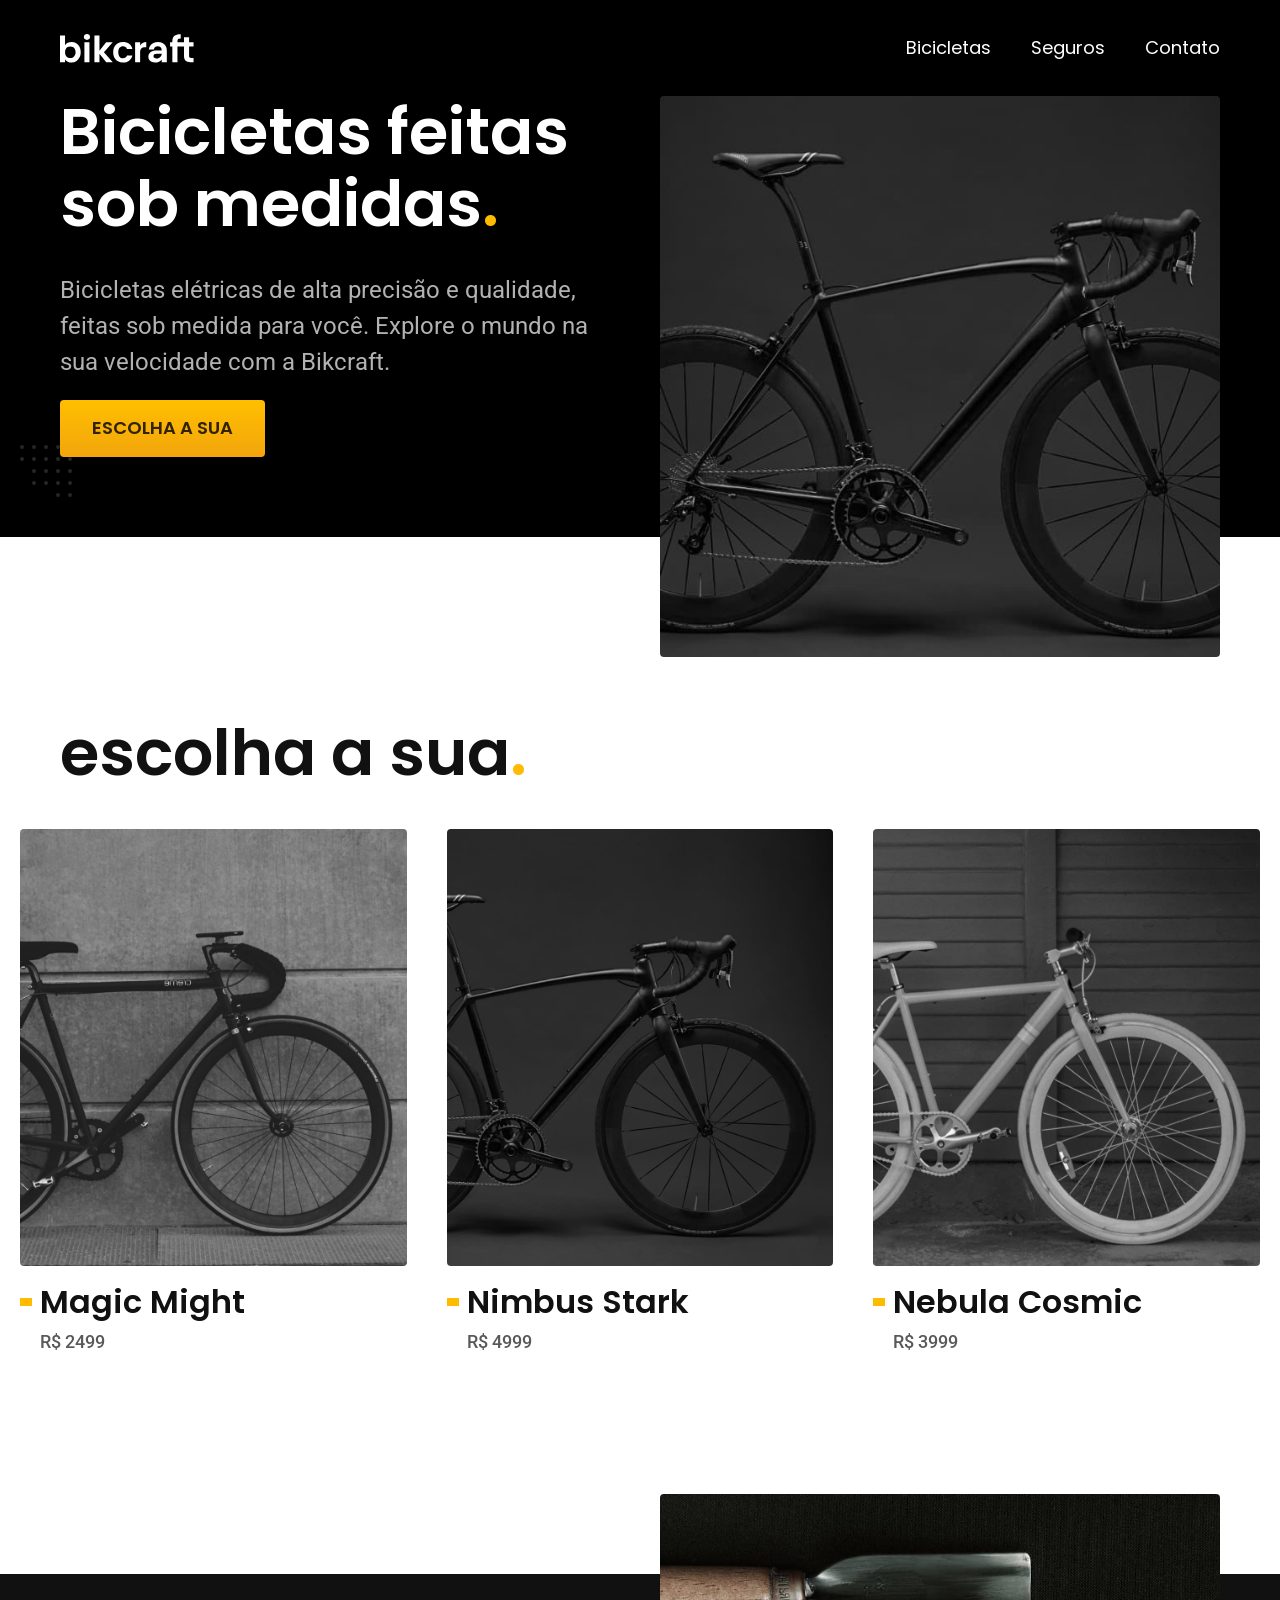
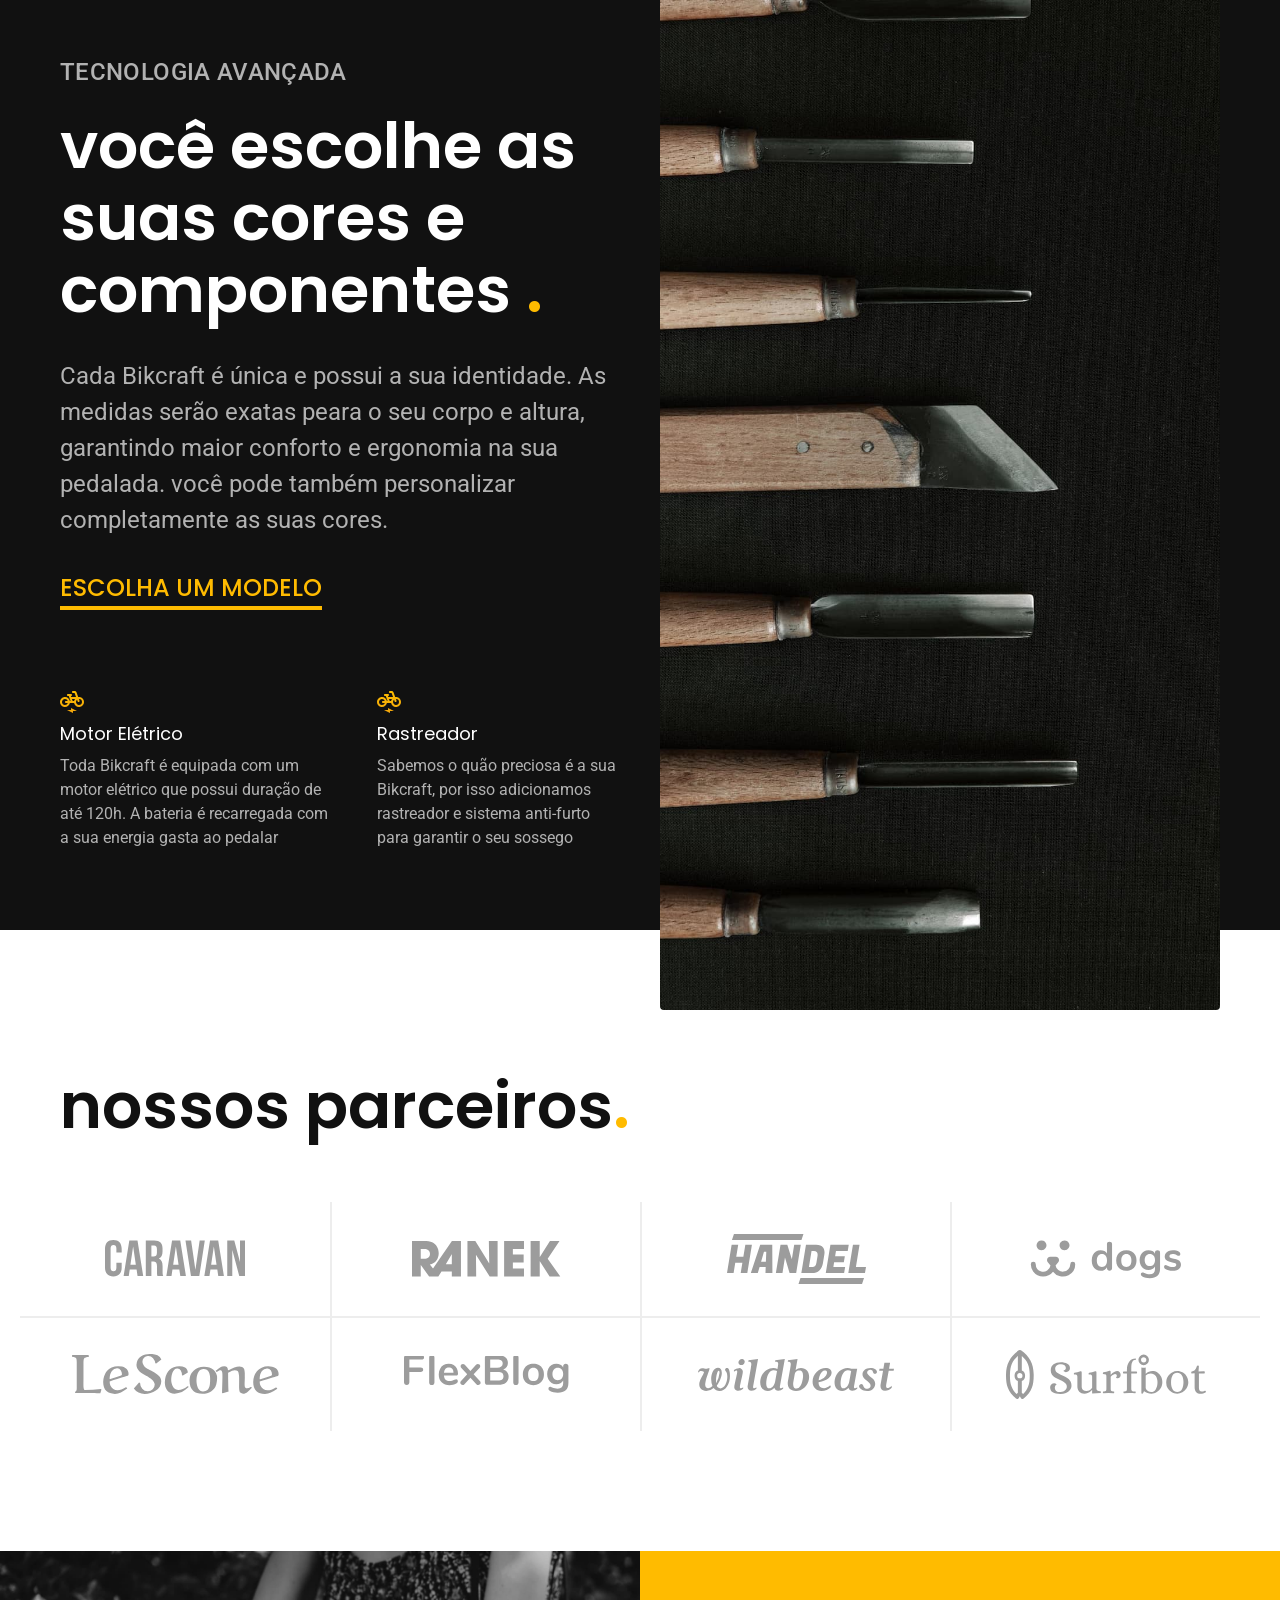
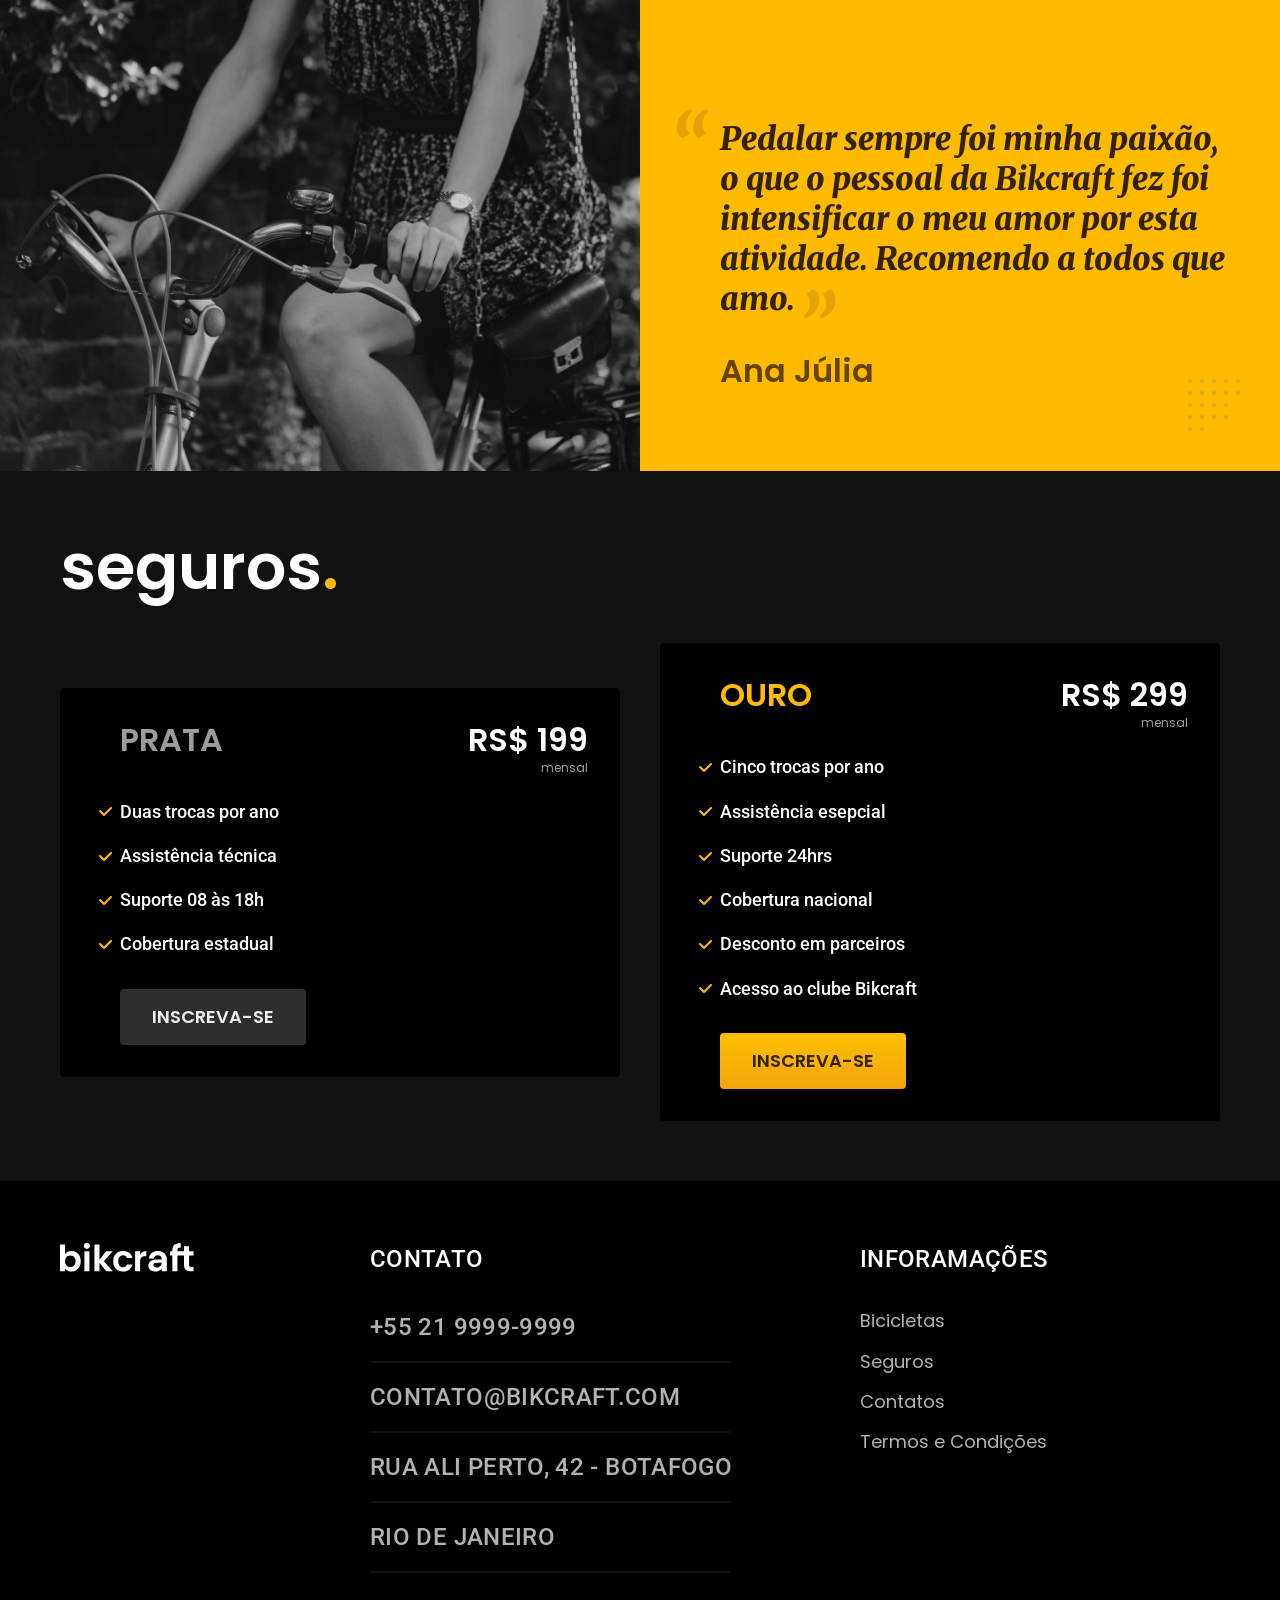
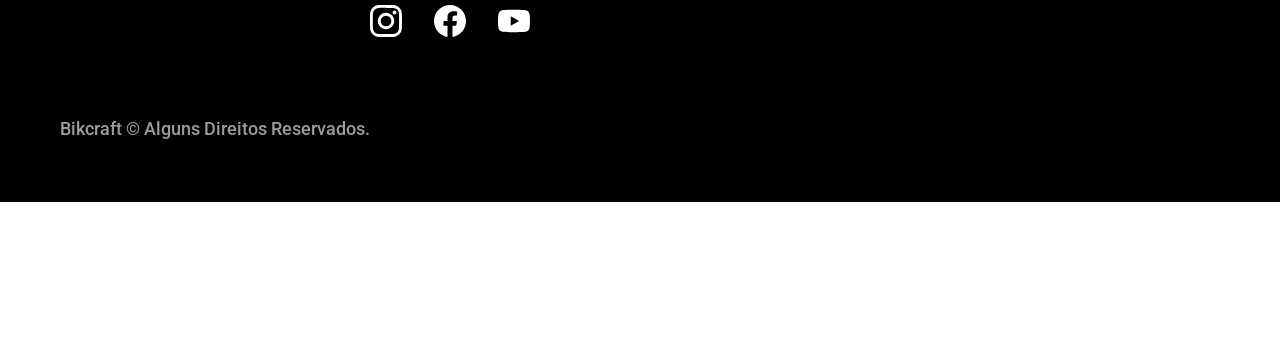
<file: index.html>
<!DOCTYPE html>
<html lang="pt-br">

<head>
  <meta charset="UTF-8">
  <meta name="viewport" content="width=device-width, initial-scale=1.0">
  <title>Bikcraft - Bicicletas Elétricas</title>
  <meta name="description" content="Bicicletas elétricas de alta precisão e qualidade, feitas sob medida para o cliente. Explore o mundo na sua velocidade com a Bikcraft.">

  <link rel="icon" href="./favicon.svg" type="image/svg+xml">
  <link rel="preload" href="./css/style.min.css" as="style">
  <link rel="stylesheet" href="./css/style.min.css">

  <script>document.documentElement.classList.add('js')</script>
  <link rel="preconnect" href="https://fonts.googleapis.com">
  <link rel="preconnect" href="https://fonts.gstatic.com" crossorigin>
  <link href="https://fonts.googleapis.com/css2?family=Merriweather:ital,opsz,wght@0,18..144,300..900;1,18..144,300..900&family=Poppins:wght@400;600&family=Roboto:ital,wght@0,100..900;1,100..900&display=swap" rel="stylesheet">


</head>

<body id="termos">

  <header class="header-bg">
    <div class="header container">
      <a href="./"><img src="./img/bikcraft.svg" width="136" height="32" alt="Bikcraft"></a>
      <nav aria-label="primária">
        <ul class="header-menu font-1-m cor-0">
          <li><a href="./bicicletas.html">Bicicletas</a></li>
          <li><a href="./seguros.html">Seguros</a></li>
          <li><a href="./contato.html">Contato</a></li>
        </ul>
      </nav>
    </div>

  </header>

  <main class="introducao-bg">
    <div class="introducao container fadeInDown" data-anime="200">
      <div class="introducao-conteudo">
        <h1 class="font-1-xxl cor-0">Bicicletas feitas sob medidas<span class="cor-p1">.</span></h1>
        <p class="font-2-l cor-5 fadeInDown" data-anime="400">Bicicletas elétricas de alta precisão e qualidade, feitas sob medida para você. Explore o mundo na sua velocidade com a Bikcraft.</p>
        <a class="botao fadeInDown" data-anime="600" href="./bicicletas.html">Escolha a sua</a>
      </div>



      <picture class="fadeInDown" data-anime="800">
        <source media="(max-width: 800px)" srcset="./img/bicicletas/nimbus.jpg">
        <img src="./img/fotos/introducao.jpg" width="1280" height="1600" alt="Bicicleta elétrica preta">
      </picture>


    </div>
  </main>
  <article class="bicicletas-lista">
    <h2 class="font-1-xxl container">escolha a sua<span class="cor-p1">.</span></h2>

    <ul>
      <li>
        <a href="./bicicletas/magic.html">
          <img src="./img/bicicletas/magic-home.jpg" width="920" height="1040" alt="Bicicleta Preta">
          <h3 class="font-1-xl"> Magic Might</h3>
          <span class="font-2-m cor-8">R$ 2499</span>
        </a>
      </li>

      <li>
        <a href="./bicicletas/nimbus.html">
          <img src="./img/bicicletas/nimbus-home.jpg" width="920" height="1040" alt="Bicicleta Preta">
          <h3 class="font-1-xl"> Nimbus Stark</h3>
          <span class="font-2-m cor-8">R$ 4999</span>
        </a>
      </li>

      <li>
        <a href="./bicicletas/nebula.html">
          <img src="./img/bicicletas/nebula-home.jpg" width="920" height="1040" alt="Bicicleta Preta">
          <h3 class="font-1-xl">Nebula Cosmic</h3>
          <span class="font-2-m cor-8">R$ 3999</span>
        </a>
      </li>
    </ul>

  </article>
  <article class="tecnologia-bg">
    <div class="tecnologia container">
      <div class="tecnologia-conteudo">
        <span class="font-2-l-b cor-5">Tecnologia Avançada</span>
        <h2 class="font-1-xxl cor-0">você escolhe as suas cores e componentes <span class="cor-p1">.</span></h2>
        <p class="font-2-l cor-5">Cada Bikcraft é única e possui a sua identidade. As medidas serão exatas peara o seu corpo e altura, garantindo maior conforto e ergonomia na sua pedalada. você pode também personalizar completamente as suas cores.</p>
        <a class="link" href="./bicicletas.html">Escolha um modelo</a>

        <div class="tecnologia-vantagens">
          <div>
            <img src="./img/icones/eletrica.svg" width="24" height="24" alt="">
            <h3 class="font-1-m cor-0">Motor Elétrico</h3>
            <p class="font-2-s cor-5">Toda Bikcraft é equipada com um motor elétrico que possui duração de até 120h. A bateria é recarregada com a sua energia gasta ao pedalar</p>
          </div>
          <div>
            <img src="./img/icones/eletrica.svg" width="24" height="24" alt="">
            <h3 class="font-1-m cor-0">Rastreador</h3>
            <p class="font-2-s cor-5">Sabemos o quão preciosa é a sua Bikcraft, por isso adicionamos rastreador e sistema anti-furto para garantir o seu sossego</p>
          </div>
        </div>
      </div>
      <div class="tecnologia-imagem">
        <img src="./img/fotos/tecnologia.jpg" width="1200" height="1920" alt="">
      </div>
    </div>
  </article>
  <section class="parceiros" aria-label="Nossos Parceiros">
    <h2 class="container font-1-xxl">nossos parceiros<span class="cor-p1">.</span></h2>
    <ul>
      <li><img src="./img/parceiros/caravan.svg" width="140" height="38" alt=""></li>
      <li><img src="./img/parceiros/ranek.svg" width="149" height="36" alt=""></li>
      <li><img src="./img/parceiros/handel.svg" width="139" height="50" alt=""></li>
      <li><img src="./img/parceiros/dogs.svg" width="152" height="39" alt=""></li>
      <li><img src="./img/parceiros/lescone.svg" width="208" height="41" alt=""></li>
      <li><img src="./img/parceiros/flexblog.svg" width="165" height="38" alt=""></li>
      <li><img src="./img/parceiros/wildbeast.svg" width="196" height="34" alt=""></li>
      <li><img src="./img/parceiros/surfbot.svg" width="200" height="49" alt=""></li>
    </ul>
  </section>

  <section class="depoimento" aria-label="Depoimento">
    <div>
      <img src="./img/fotos/depoimento.jpg" width="1560" height="1360" alt="Pessoa pedalando uma bicicleta Bikcraft">
    </div>
    <div class="depoimento-conteudo">
      <blockquote class="font-1-xl cor-p5">
        <p>Pedalar sempre foi minha paixão, o que o pessoal da Bikcraft fez foi intensificar o meu amor por esta atividade. Recomendo a todos que amo. </p>
        <span class="font-1-mb cor-p4">Ana Júlia</span>
      </blockquote>
    </div>
  </section>


  <article class="seguros-bg">
    <div class="seguros container">
      <h2 class="font-1-xxl cor-0">seguros<span class="cor-p1">.</span></h2>
      <div class="seguros-item">
        <h3 class="font-1-xl cor-6">PRATA</h3>
        <span class="font-1-xl cor-0">RS$ 199<span class="font-1-xs cor-6">mensal</span></span>
        <ul class="font-2-m cor-0">
          <li>Duas trocas por ano</li>
          <li>Assistência técnica</li>
          <li>Suporte 08 às 18h</li>
          <li>Cobertura estadual</li>
        </ul>
        <a class="botao secundario" href="./orcamento.html">inscreva-se</a>
      </div>

      <div class="seguros-item">
        <h3 class="font-1-xl cor-p1">OURO</h3>
        <span class="font-1-xl cor-0">RS$ 299<span class="font-1-xs cor-6">mensal</span></span>
        <ul class="font-2-m cor-0">
          <li>Cinco trocas por ano</li>
          <li>Assistência esepcial</li>
          <li>Suporte 24hrs</li>
          <li>Cobertura nacional</li>
          <li>Desconto em parceiros</li>
          <li>Acesso ao clube Bikcraft</li>
        </ul>
        <a class="botao" href="./orcamento.html">inscreva-se</a>
      </div>
    </div>
  </article>

  <footer class="footer-bg">
    <div class="footer container">
      <img src="./img/bikcraft.svg" width="136" height="32" alt="Bikcraft">
      <div class="footer-contato">
        <h3 class="font-2-l-b cor-0">Contato</h3>
        <ul class="font-2-l-b cor-5">
          <li><a href="tel:+552199999999"> +55 21 9999-9999</a></li>
          <li><a href="mailto:contato@bikcraft.com">contato@bikcraft.com</a></li>
          <li>Rua ali Perto, 42 - Botafogo</li>
          <li>Rio de Janeiro </li>
        </ul>
        <div class="footer-redes">
          <a href="./">
            <img src="./img/redes/instagram.svg" width="32" height="32" alt="Instagram">
          </a>
          <a href="./">
            <img src="./img/redes/facebook.svg" width="32" height="32" alt="Facebook">
          </a>
          <a href="./">
            <img src="./img/redes/youtube.svg" width="32" height="32" alt="YouTube">
          </a>
        </div>
      </div>
      <div class="footer-informacoes">
        <h3 class="font-2-l-b cor-0">inforamações</h3>
        <nav>
          <ul class="font-1-m cor-5">
            <li><a href="./bicicletas.html">Bicicletas</a></li>
            <li><a href="./seguros.html">Seguros</a></li>
            <li><a href="./contato.html">Contatos</a></li>
            <li><a href="./termos.html">Termos e Condições</a></li>
          </ul>
        </nav>
      </div>
      <p class="footer-copy font-2-m cor-6">Bikcraft © Alguns Direitos Reservados. </p>
    </div>
  </footer>
  <script src="./js/pluguins/simple-anime.js"></script>
  <script src="./js/script.js"></script>
</body>


</html>
</file>
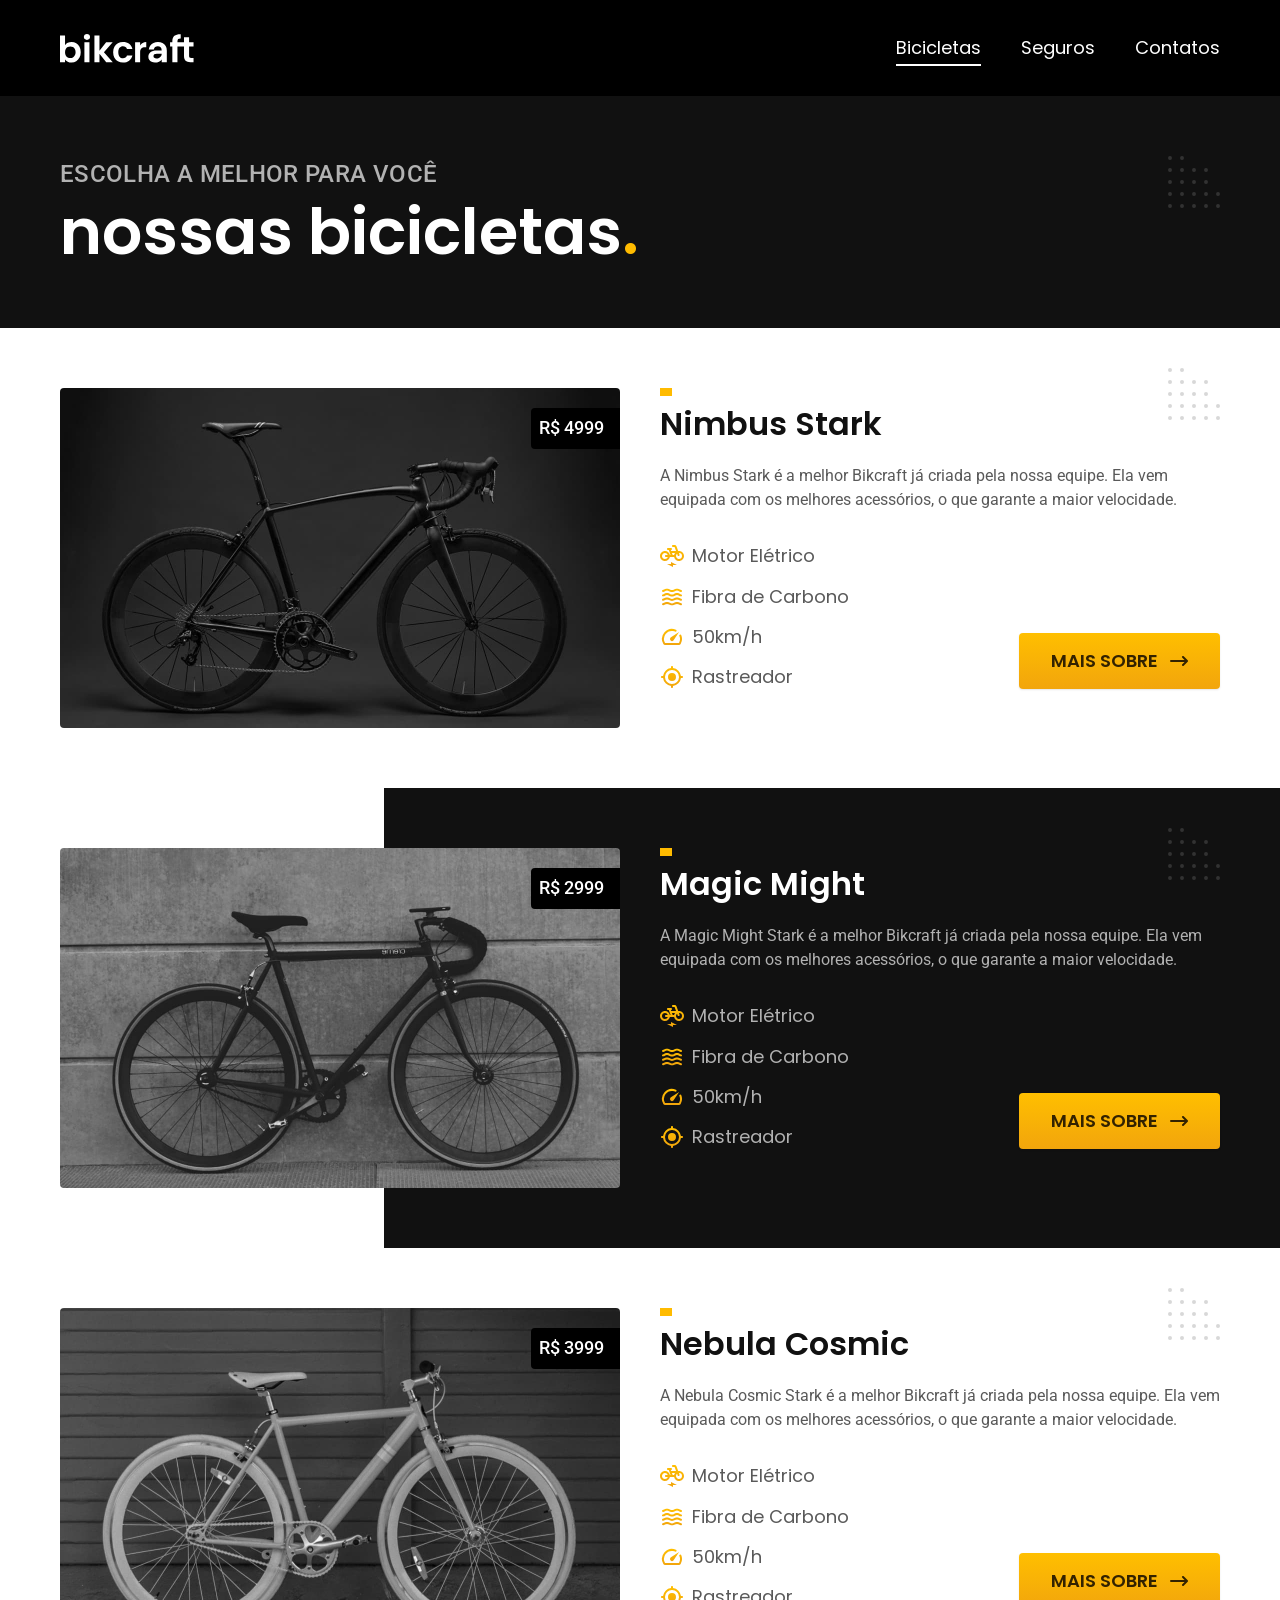
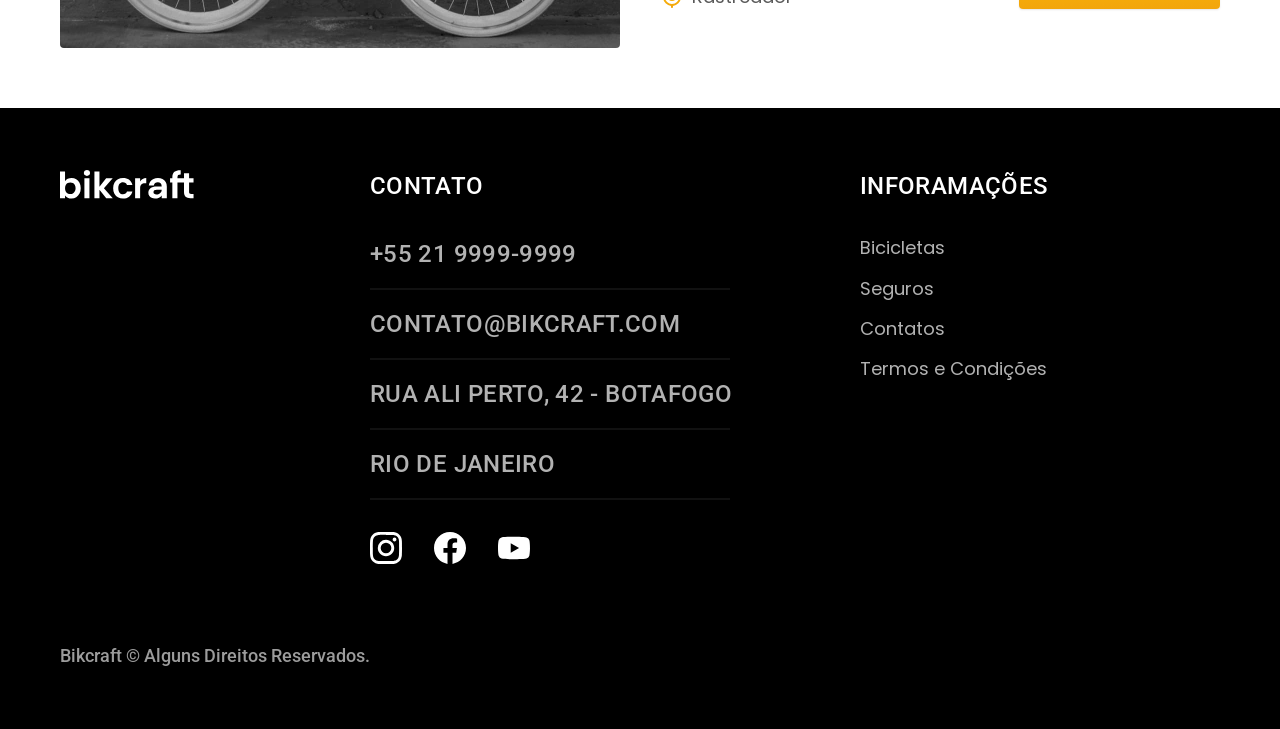
<file: bicicletas.html>
<!DOCTYPE html>
<html lang="pt-br">

<head>
  <meta charset="UTF-8">
  <meta name="viewport" content="width=device-width, initial-scale=1.0">
  <title>Termos e Condições | Bikcraft</title>
  <meta name="description" content="Termos e Condições">
  <link rel="icon" href="./favicon.svg" type="image/svg+xml">
  <link rel="preload" href="./css/style.min.css" as="style">
  <link rel="stylesheet" href="./css/style.min.css">

  <script>document.documentElement.classList.add('js')</script>
  <link rel="preconnect" href="https://fonts.googleapis.com">
  <link rel="preconnect" href="https://fonts.gstatic.com" crossorigin>
  <link href="https://fonts.googleapis.com/css2?family=Merriweather:ital,opsz,wght@0,18..144,300..900;1,18..144,300..900&family=Poppins:wght@400;600&family=Roboto:ital,wght@0,100..900;1,100..900&display=swap" rel="stylesheet">
</head>

<body id="bicicletas">

  <header class="header-bg">
    <div class="header container">
      <a href="./"><img src="./img/bikcraft.svg" width="136" height="32" alt="Bikcraft"></a>
      <nav aria-label="primária">
        <ul class="header-menu font-1-m cor-0">
          <li><a href="./bicicletas.html">Bicicletas</a></li>
          <li><a href="./seguros.html">Seguros</a></li>
          <li><a href="./contato.html">Contatos</a></li>
        </ul>
      </nav>
    </div>
  </header>

  <main>
    <div class="titulo-bg">
      <div class="titulo container">
        <p class="font-2-l-b cor-5">Escolha a melhor para você</p>
        <h1 class="font-1-xxl cor-0">nossas bicicletas<span class="cor-p1">.</span></h1>
      </div>
    </div>


    <div class="bicicletas container">
      <div class="bicicletas-imagem">
        <img src="./img/bicicletas/nimbus.jpg" width="1120" height="680" alt="Bicicleta Preta">
        <span class="font-2-m cor-0"> R$ 4999</span>
      </div>
      <div class="bicicletas-conteudo">
        <h2 class="font-1-xl">Nimbus Stark</h2>
        <p class="font-2-s cor-8">A Nimbus Stark é a melhor Bikcraft já criada pela nossa equipe. Ela vem equipada com os melhores acessórios, o que garante a maior velocidade. </p>

        <ul class="font-1-m cor-8">

          <li><img src="./img/icones/eletrica.svg" width="32" height="32" alt="">Motor Elétrico</li>
          <li><img src="./img/icones/carbono.svg" width="32" height="32" alt="">Fibra de Carbono</li>
          <li><img src="./img/icones/velocidade.svg" width="32" height="32" alt="">50km/h</li>
          <li><img src="./img/icones/rastreador.svg" width="32" height="32" alt="">Rastreador</li>
        </ul>
        <a class="botao seta" href="./bicicletas/nimbus.html"> mais sobre</a>
      </div>
    </div>


    <div class="bicicletas-bg">
      <div class="bicicletas container">
        <div class="bicicletas-imagem">
          <img src="./img/bicicletas/magic.jpg" width="1120" height="680" alt="Bicicleta Preta">
          <span class="font-2-m cor-0"> R$ 2999</span>
        </div>
        <div class="bicicletas-conteudo">
          <h2 class="font-1-xl cor-0">Magic Might</h2>
          <p class="font-2-s cor-5">A Magic Might Stark é a melhor Bikcraft já criada pela nossa equipe. Ela vem equipada com os melhores acessórios, o que garante a maior velocidade. </p>

          <ul class="font-1-m cor-5">
            <li><img src="./img/icones/eletrica.svg" width="32" height="32" alt="">Motor Elétrico</li>
            <li><img src="./img/icones/carbono.svg" width="32" height="32" alt="">Fibra de Carbono</li>
            <li><img src="./img/icones/velocidade.svg" width="32" height="32" alt="">50km/h</li>
            <li><img src="./img/icones/rastreador.svg" width="32" height="32" alt="">Rastreador</li>
          </ul>
          <a class="botao seta" href="./bicicletas/magic.html"> mais sobre</a>
        </div>
      </div>
    </div>


    <div class="bicicletas container">
      <div class="bicicletas-imagem">
        <img src="./img/bicicletas/nebula.jpg" width="1120" height="680" alt="Bicicleta Preta">
        <span class="font-2-m cor-0"> R$ 3999</span>
      </div>
      <div class="bicicletas-conteudo">
        <h2 class="font-1-xl">Nebula Cosmic</h2>
        <p class="font-2-s cor-8">A Nebula Cosmic Stark é a melhor Bikcraft já criada pela nossa equipe. Ela vem equipada com os melhores acessórios, o que garante a maior velocidade. </p>

        <ul class="font-1-m cor-8">
          <li><img src="./img/icones/eletrica.svg" width="32" height="32" alt="">Motor Elétrico</li>
          <li><img src="./img/icones/carbono.svg" width="32" height="32" alt="">Fibra de Carbono</li>
          <li><img src="./img/icones/velocidade.svg" width="32" height="32" alt="">50km/h</li>
          <li><img src="./img/icones/rastreador.svg" width="32" height="32" alt="">Rastreador</li>
        </ul>
        <a class="botao seta" href="./bicicletas/nebula.html"> mais sobre</a>
      </div>
    </div>



  </main>



  <footer class="footer-bg">
    <div class="footer container">
      <img src="./img/bikcraft.svg" width="136" height="32" alt="Bikcraft">
      <div class="footer-contato">
        <h3 class="font-2-l-b cor-0">Contato</h3>
        <ul class="font-2-l-b cor-5">
          <li><a href="tel:+552199999999"> +55 21 9999-9999</a></li>
          <li><a href="mailto:contato@bikcraft.com">contato@bikcraft.com</a></li>
          <li>Rua ali Perto, 42 - Botafogo</li>
          <li>Rio de Janeiro </li>
        </ul>
        <div class="footer-redes">
          <a href="./">
            <img src="./img/redes/instagram.svg" width="32" height="32" alt="Instagram">
          </a>
          <a href="./">
            <img src="./img/redes/facebook.svg" width="32" height="32" alt="Facebook">
          </a>
          <a href="./">
            <img src="./img/redes/youtube.svg" width="32" height="32" alt="YouTube">
          </a>
        </div>
      </div>
      <div class="footer-informacoes">
        <h3 class="font-2-l-b cor-0">inforamações</h3>
        <nav>
          <ul class="font-1-m cor-5">
            <li><a href="./bicicletas.html">Bicicletas</a></li>
            <li><a href="./seguros.html">Seguros</a></li>
            <li><a href="./contato.html">Contatos</a></li>
            <li><a href="./termos.html">Termos e Condições</a></li>
          </ul>
        </nav>
      </div>
      <p class="footer-copy font-2-m cor-6">Bikcraft © Alguns Direitos Reservados. </p>
    </div>
  </footer>
  <script src="./js/script.js"></script>
</body>

</html>
</file>
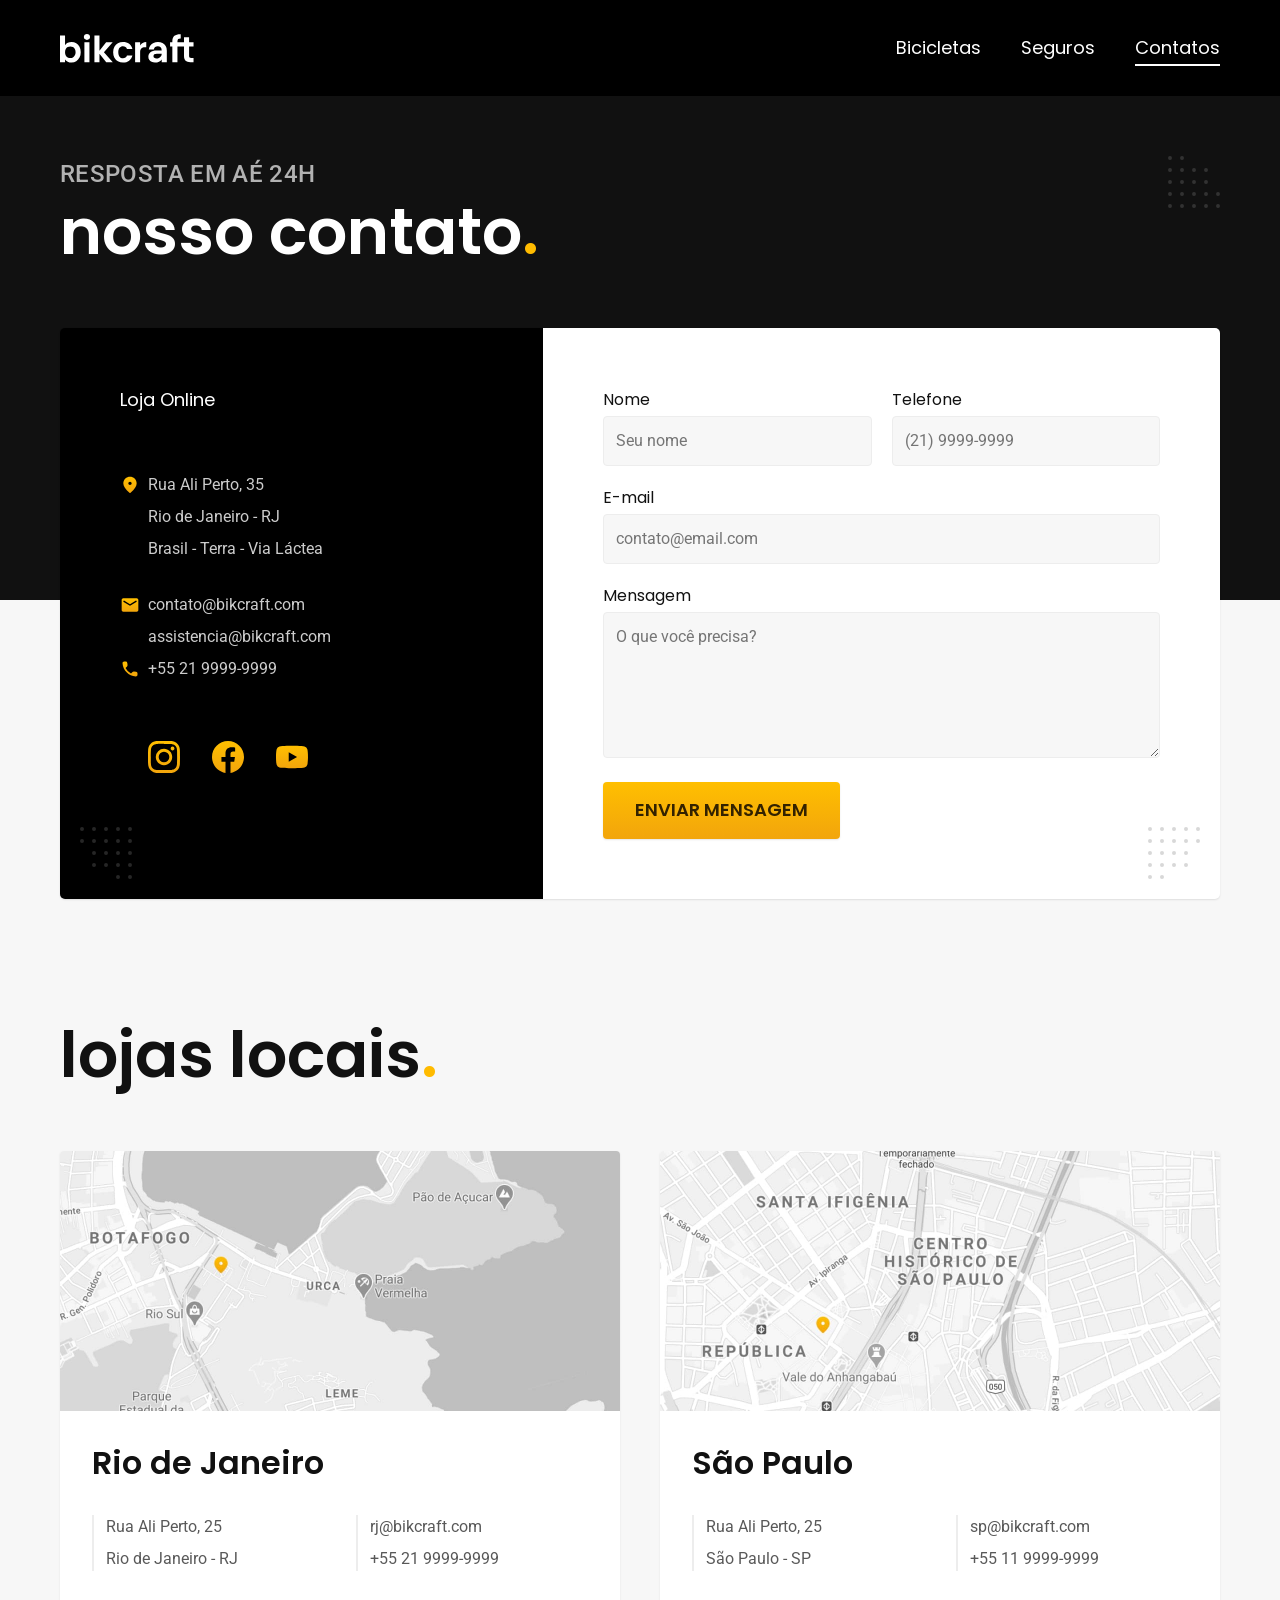
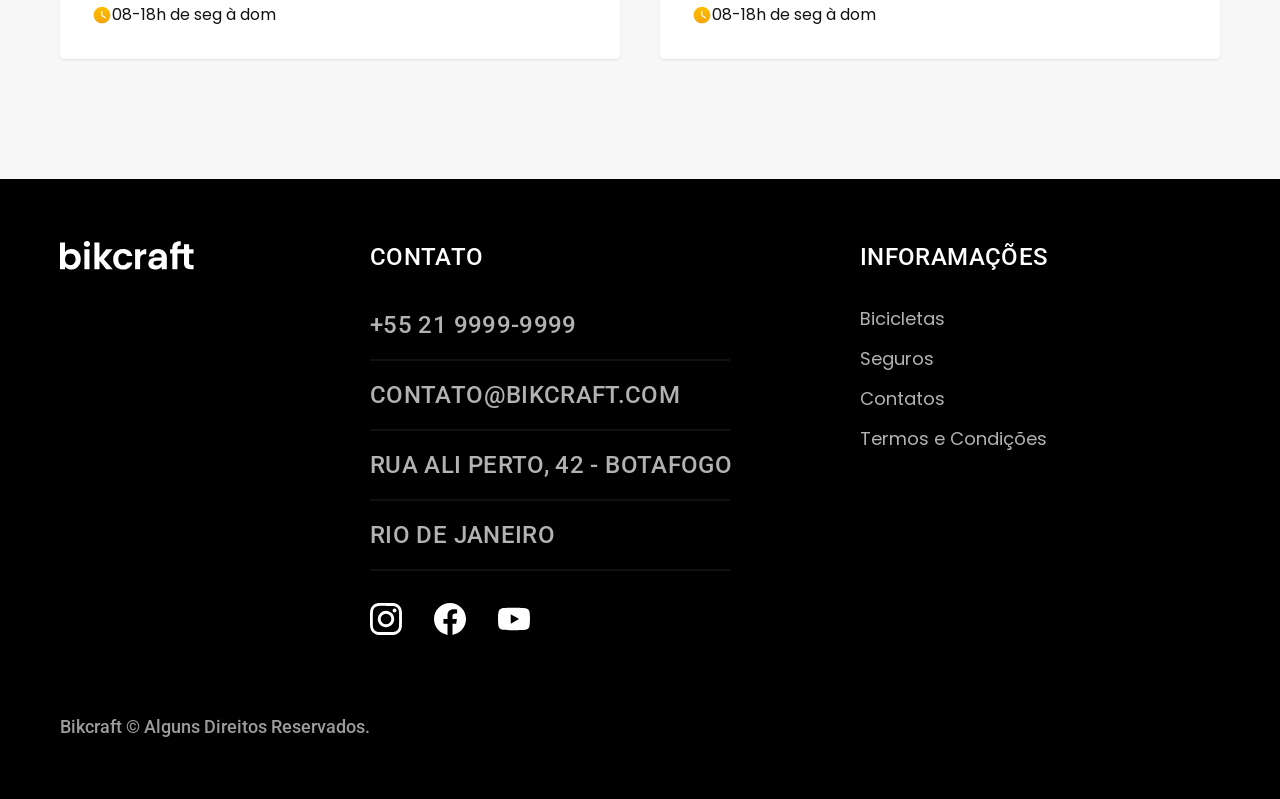
<file: contato.html>
<!DOCTYPE html>
<html lang="pt-br">

<head>
  <meta charset="UTF-8">
  <meta name="viewport" content="width=device-width, initial-scale=1.0">
  <title>Contato | Bikcraft</title>
  <meta name="description" content="Contato">
  <link rel="icon" href="./favicon.svg" type="image/svg+xml">
  <link rel="preload" href="./css/style.min.css" as="style">
  <link rel="stylesheet" href="./css/style.min.css">

  <script>document.documentElement.classList.add('js')</script>
  <link rel="preconnect" href="https://fonts.googleapis.com">
  <link rel="preconnect" href="https://fonts.gstatic.com" crossorigin>
  <link href="https://fonts.googleapis.com/css2?family=Merriweather:ital,opsz,wght@0,18..144,300..900;1,18..144,300..900&family=Poppins:wght@400;600&family=Roboto:ital,wght@0,100..900;1,100..900&display=swap" rel="stylesheet">
</head>

<body id="contato">

  <header class="header-bg">
    <div class="header container">
      <a href="./"><img src="./img/bikcraft.svg" width="136" height="32" alt="Bikcraft"></a>
      <nav aria-label="primária">
        <ul class="header-menu font-1-m cor-0">
          <li><a href="./bicicletas.html">Bicicletas</a></li>
          <li><a href="./seguros.html">Seguros</a></li>
          <li><a href="./contato.html">Contatos</a></li>
        </ul>
      </nav>
    </div>
  </header>

  <main>
    <div class="titulo-bg">
      <div class="titulo container">
        <p class="font-2-l-b cor-5">Resposta em aé 24h</p>
        <h1 class="font-1-xxl cor-0">nosso contato<span class="cor-p1">.</span></h1>
      </div>
    </div>

    <div class="contato container">
      <section class="contato-dados" aria-label="Endereço">
        <h2 class="font-1-m cor-0">Loja Online</h2>
        <div class="contato-endereco font-2-s cor-4">
          <p>Rua Ali Perto, 35</p>
          <p>Rio de Janeiro - RJ</p>
          <p>Brasil - Terra - Via Láctea</p>
        </div>
        <address class="contato-meios font-2-s cor-4">
          <a href="mailto:contato@bikcraft.com">contato@bikcraft.com</a>
          <a href="mailto:assistencia@bikcraft.com">assistencia@bikcraft.com</a>
          <a href="tel:+552199999999"> +55 21 9999-9999</a>
        </address>
        <div class="contato-redes">
          <a href="./">
            <img src="./img/redes/instagram-p.svg" width="32" height="32" alt="Instagram">
          </a>
          <a href="./">
            <img src="./img/redes/facebook-p.svg" width="32" height="32" alt="Facebook">
          </a>
          <a href="./">
            <img src="./img/redes/youtube-p.svg" width="32" height="32" alt="YouTube">
          </a>
        </div>
      </section>

      <section class="contato-formulario" aria-label="Formulário">
        <form class="form" action="./contato.html">
          <div>
            <label for="nome">Nome</label>
            <input type="text" id="nome" name="nome" placeholder="Seu nome">
          </div>
          <div>
            <label for="telefone">Telefone</label>
            <input type="text" id="telefone" name="telefone" placeholder="(21) 9999-9999">
          </div>
          <div class="col-2">
            <label for="email">E-mail</label>
            <input type="text" id="email" name="email" placeholder="contato@email.com">
          </div>
          <div class="col-2">
            <label for="mensagem">Mensagem</label>
            <textarea rows="5" id="mensagem" name="mensagem" placeholder="O que você precisa?"></textarea>
          </div>
          <button class="botao col-2">Enviar mensagem</button>
        </form>
      </section>
    </div>
  </main>

  <article class="lojas container">
    <h2 class="font-1-xxl">lojas locais<span class="cor-p1">.</span></h2>
    <div class="lojas-item">
      <img src="./img/lojas/rj.jpg" width="1120" height="520" alt="Mapa marcando o endereço em Rua Ali Perto, 25 - Rio de Janeiro - RJ">
      <div class="lojas-conteudo">
        <h3 class="font-1-xl">Rio de Janeiro </h3>
        <div class="lojas-dados font-2-s cor-8">
          <p>Rua Ali Perto, 25</p>
          <p>Rio de Janeiro - RJ</p>
        </div>
        <div class="lojas-dados font-2-s cor-8">
          <a href="mailto:rj@bikcraft.com">rj@bikcraft.com</a>
          <a href="tel:+552199999999"> +55 21 9999-9999</a>
        </div>
        <p class="lojas-tempo font-1-s"><img src="./img//icones/horario.svg" width="20" height="20" alt=""> 08-18h de seg à dom</p>
      </div>
    </div>


    <div class="lojas-item">
      <img src="./img/lojas/sp.jpg" width="1120" height="520" alt="Mapa marcando o endereço em Rua Ali Perto, 25 - São Paulo - SP">
      <div class="lojas-conteudo">
        <h3 class="font-1-xl">São Paulo </h3>
        <div class="lojas-dados font-2-s cor-8">
          <p>Rua Ali Perto, 25</p>
          <p>São Paulo - SP</p>
        </div>
        <div class="lojas-dados font-2-s cor-8">
          <a href="mailto:sp@bikcraft.com">sp@bikcraft.com</a>
          <a href="tel:+552199999999"> +55 11 9999-9999</a>
        </div>
        <p class="lojas-tempo font-1-s"><img src="./img//icones/horario.svg" alt=""> 08-18h de seg à dom</p>
      </div>
    </div>
  </article>

  <footer class=" footer-bg">
    <div class="footer container">
      <img src="./img/bikcraft.svg" width="136" height="32" alt="Bikcraft">
      <div class="footer-contato">
        <h3 class="font-2-l-b cor-0">Contato</h3>
        <ul class="font-2-l-b cor-5">
          <li><a href="tel:+552199999999"> +55 21 9999-9999</a></li>
          <li><a href="mailto:contato@bikcraft.com">contato@bikcraft.com</a></li>
          <li>Rua ali Perto, 42 - Botafogo</li>
          <li>Rio de Janeiro </li>
        </ul>
        <div class="footer-redes">
          <a href="./">
            <img src="./img/redes/instagram.svg" width="32" height="32" alt="Instagram">
          </a>
          <a href="./">
            <img src="./img/redes/facebook.svg" width="32" height="32" alt="Facebook">
          </a>
          <a href="./">
            <img src="./img/redes/youtube.svg" width="32" height="32" alt="YouTube">
          </a>
        </div>
      </div>
      <div class="footer-informacoes">
        <h3 class="font-2-l-b cor-0">inforamações</h3>
        <nav>
          <ul class="font-1-m cor-5">
            <li><a href="./bicicletas.html">Bicicletas</a></li>
            <li><a href="./seguros.html">Seguros</a></li>
            <li><a href="./contato.html">Contatos</a></li>
            <li><a href="./termos.html">Termos e Condições</a></li>
          </ul>
        </nav>
      </div>
      <p class="footer-copy font-2-m cor-6">Bikcraft © Alguns Direitos Reservados. </p>
    </div>
  </footer>
  <script src="./js/script.js"></script>
</body>


</html>
</file>
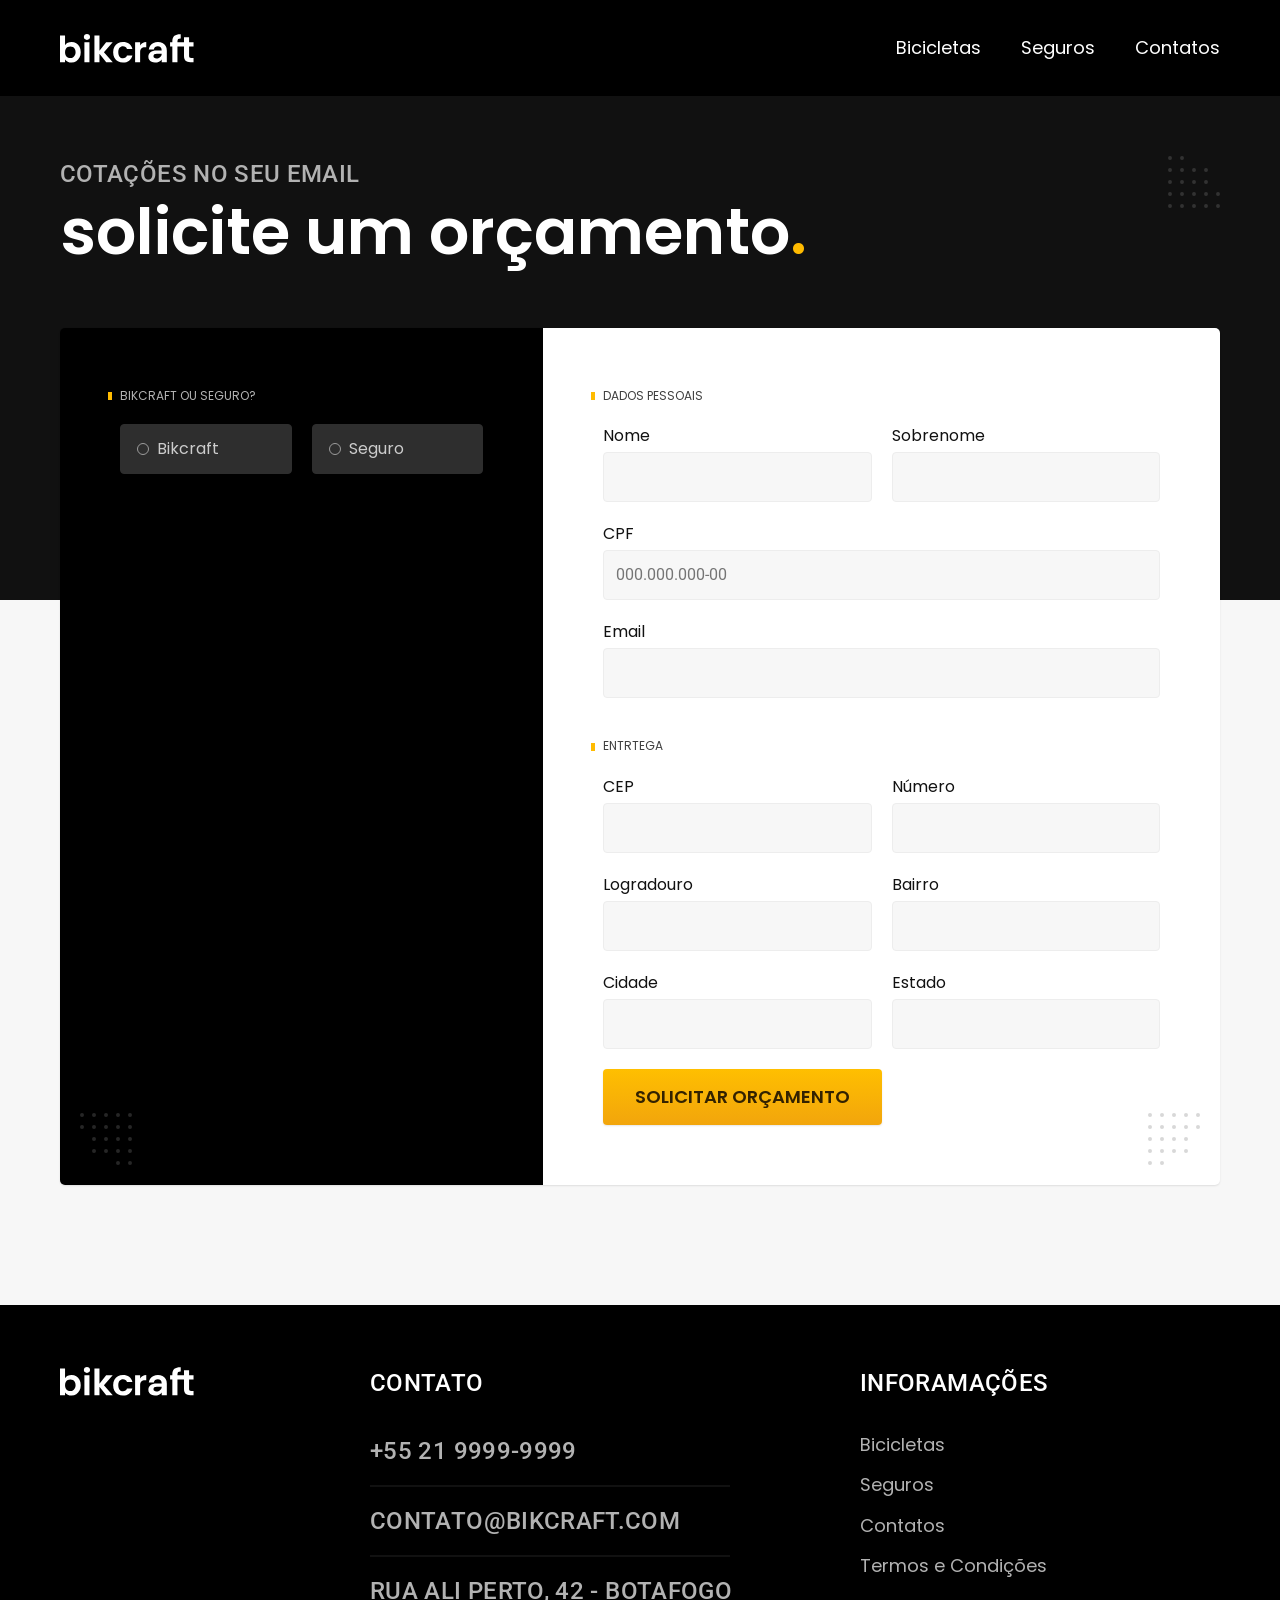
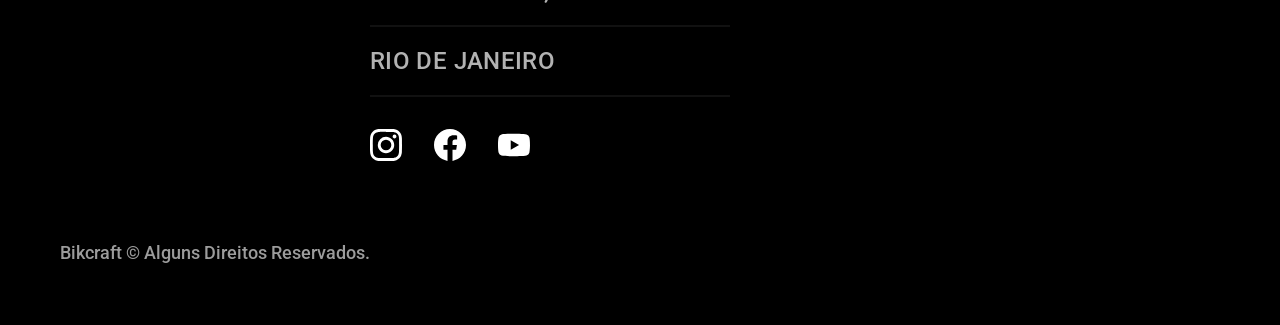
<file: orcamento.html>
<!DOCTYPE html>
<html lang="pt-br">

<head>
  <meta charset="UTF-8">
  <meta name="viewport" content="width=device-width, initial-scale=1.0">
  <title>Orçamento | Bikcraft</title>
  <meta name="description" content="Orçamento">
  <link rel="icon" href="./favicon.svg" type="image/svg+xml">
  <link rel="preload" href="./css/style.min.css" as="style">
  <link rel="stylesheet" href="./css/style.min.css">
  <script>document.documentElement.classList.add('js')</script>
  <link rel="preconnect" href="https://fonts.googleapis.com">
  <link rel="preconnect" href="https://fonts.gstatic.com" crossorigin>
  <link href="https://fonts.googleapis.com/css2?family=Merriweather:ital,opsz,wght@0,18..144,300..900;1,18..144,300..900&family=Poppins:wght@400;600&family=Roboto:ital,wght@0,100..900;1,100..900&display=swap" rel="stylesheet">
</head>

<body id="orcamento">

  <header class="header-bg">
    <div class="header container">
      <a href="./"><img src="./img/bikcraft.svg" width="136" height="32" alt="Bikcraft"></a>
      <nav aria-label="primária">
        <ul class="header-menu font-1-m cor-0">
          <li><a href="./bicicletas.html">Bicicletas</a></li>
          <li><a href="./seguros.html">Seguros</a></li>
          <li><a href="./contato.html">Contatos</a></li>
        </ul>
      </nav>
    </div>
  </header>

  <main>
    <div class="titulo-bg">
      <div class="titulo container">
        <p class="font-2-l-b cor-5">Cotações no seu email</p>
        <h1 class="font-1-xxl cor-0">solicite um orçamento<span class="cor-p1">.</span></h1>
      </div>
    </div>

    <form class="orcamento container" action="./">
      <div class="orcamento-produto">
        <h2 class="font-1-xs cor-5">Bikcraft ou Seguro?</h2>

        <input type="radio" name="tipo" value="bikcraft" id="bikcraft">
        <label for="bikcraft">Bikcraft</label>

        <input type="radio" name="tipo" value="seguro" id="seguro">
        <label for="seguro">Seguro</label>

        <div class="orcamento-conteudo" id="orcamento-bikcraft">
          <h2 class="font-1-xs cor-5">Escolha a sua</h2>

          <input type="radio" name="produto" value="nimbus" id="nimbus">
          <label for="nimbus">Nimbus Stark <span>R$ 4999</span></label>

          <div class="orcamento-detalhes">
            <ul class="font-1-xs cor-8">
              <li><img src="./img/icones/eletrica.svg" width="32" height="32" alt="">Motor Elétrico</li>
              <li><img src="./img/icones/carbono.svg" width="32" height="32" alt="">Fibra de Carbono</li>
              <li><img src="./img/icones/velocidade.svg" width="32" height="32" alt="">50 km/h</li>
              <li><img src="./img/icones/rastreador.svg" width="32" height="32" alt="">Rastreador</li>
            </ul>
            <img src="./img/bicicletas/nimbus.jpg" width="1120" height="680" alt="Bicicleta Preta">
          </div>

          <input type="radio" name="produto" value="magic" id="magic">
          <label for="magic">Magic Might <span>R$ 2499</span></label>
          <div class="orcamento-detalhes">
            <ul class="font-1-xs cor-8">
              <li><img src="./img/icones/eletrica.svg" width="32" height="32" alt="">Motor Elétrico</li>
              <li><img src="./img/icones/carbono.svg" width="32" height="32" alt="">Fibra de Carbono</li>
              <li><img src="./img/icones/velocidade.svg" width="32" height="32" alt="">45 km/h</li>
              <li><img src="./img/icones/rastreador.svg" width="32" height="32" alt="">Rastreador</li>
            </ul>
            <img src="./img/bicicletas/magic.jpg" width="1120" height="680" alt="Bicicleta Preta">
          </div>

          <input type="radio" name="produto" value="nebula" id="nebula">
          <label for="nebula">Nebula Cosmic <span>R$ 3999</span></label>

          <div class="orcamento-detalhes">
            <ul class="font-1-xs cor-8">
              <li><img src="./img/icones/eletrica.svg" width="32" height="32" alt="">Motor Elétrico</li>
              <li><img src="./img/icones/carbono.svg" width="32" height="32" alt="">Fibra de Carbono</li>
              <li><img src="./img/icones/velocidade.svg" width="32" height="32" alt="">40 km/h</li>
              <li><img src="./img/icones/rastreador.svg" width="32" height="32" alt="">Rastreador</li>
            </ul>
            <img src="./img/bicicletas/nebula.jpg" width="1120" height="680" alt="Bicicleta Branca">
          </div>
        </div>

        <div class="orcamento-conteudo" id="orcamento-seguro">
          <h2 class="font-1-xs cor-5">Escolha o plano</h2>

          <input type="radio" name="produto" value="prata" id="prata">
          <label for="prata">Prata<span>R$ 199</span></label>

          <input type="radio" name="produto" value="ouro" id="ouro">
          <label for="ouro">Ouro<span>R$ 299</span></label>

        </div>

      </div>

      <div class="orcamento-dados form">
        <h2 class="font-1-xs cor-9 col-2">dados pessoais</h2>

        <div>
          <label for="nome">Nome</label>
          <input type="text" id="nome" name="nome">
        </div>

        <div>
          <label for="sobrenome">Sobrenome</label>
          <input type="text" id="sobrenome" name="sobrenome">
        </div>

        <div class="col-2">
          <label for="cpf">CPF</label>
          <input type="text" id="cpf" name="cpf" placeholder="000.000.000-00">
        </div>

        <div class="col-2">
          <label for="email">Email</label>
          <input type="text" id="email" name="email">
        </div>

        <h2 class="font-1-xs cor-9 col-2">Entrtega</h2>
        <div>
          <label for="cep">CEP</label>
          <input type="text" id="cep" name="cep">
        </div>

        <div>
          <label for="numero">Número</label>
          <input type="text" id="numero" name="numero">
        </div>

        <div>
          <label for="logradouro">Logradouro</label>
          <input type="text" id="logradouro" name="logradouro">
        </div>

        <div>
          <label for="bairro">Bairro</label>
          <input type="text" id="bairro" name="bairro">
        </div>

        <div>
          <label for="cidade">Cidade</label>
          <input type="text" id="cidade" name="cidade">
        </div>

        <div>
          <label for="estado">Estado</label>
          <input type="text" id="estado" name="estado">
        </div>
        <button class="botao col-2">Solicitar Orçamento</button>
      </div>
    </form>
  </main>



  <footer class="footer-bg">
    <div class="footer container">
      <img src="./img/bikcraft.svg" width="136" height="32" alt="Bikcraft">
      <div class="footer-contato">
        <h3 class="font-2-l-b cor-0">Contato</h3>
        <ul class="font-2-l-b cor-5">
          <li><a href="tel:+552199999999"> +55 21 9999-9999</a></li>
          <li><a href="mailto:contato@bikcraft.com">contato@bikcraft.com</a></li>
          <li>Rua ali Perto, 42 - Botafogo</li>
          <li>Rio de Janeiro </li>
        </ul>
        <div class="footer-redes">
          <a href="./">
            <img src="./img/redes/instagram.svg" width="32" height="32" alt="Instagram">
          </a>
          <a href="./">
            <img src="./img/redes/facebook.svg" width="32" height="32" alt="Facebook">
          </a>
          <a href="./">
            <img src="./img/redes/youtube.svg" width="32" height="32" alt="YouTube">
          </a>
        </div>
      </div>
      <div class="footer-informacoes">
        <h3 class="font-2-l-b cor-0">inforamações</h3>
        <nav>
          <ul class="font-1-m cor-5">
            <li><a href="./bicicletas.html">Bicicletas</a></li>
            <li><a href="./seguros.html">Seguros</a></li>
            <li><a href="./contato.html">Contatos</a></li>
            <li><a href="./termos.html">Termos e Condições</a></li>
          </ul>
        </nav>
      </div>
      <p class="footer-copy font-2-m cor-6">Bikcraft © Alguns Direitos Reservados. </p>
    </div>
  </footer>
  <script src="./js/script.js"></script>
</body>

</html>
</file>
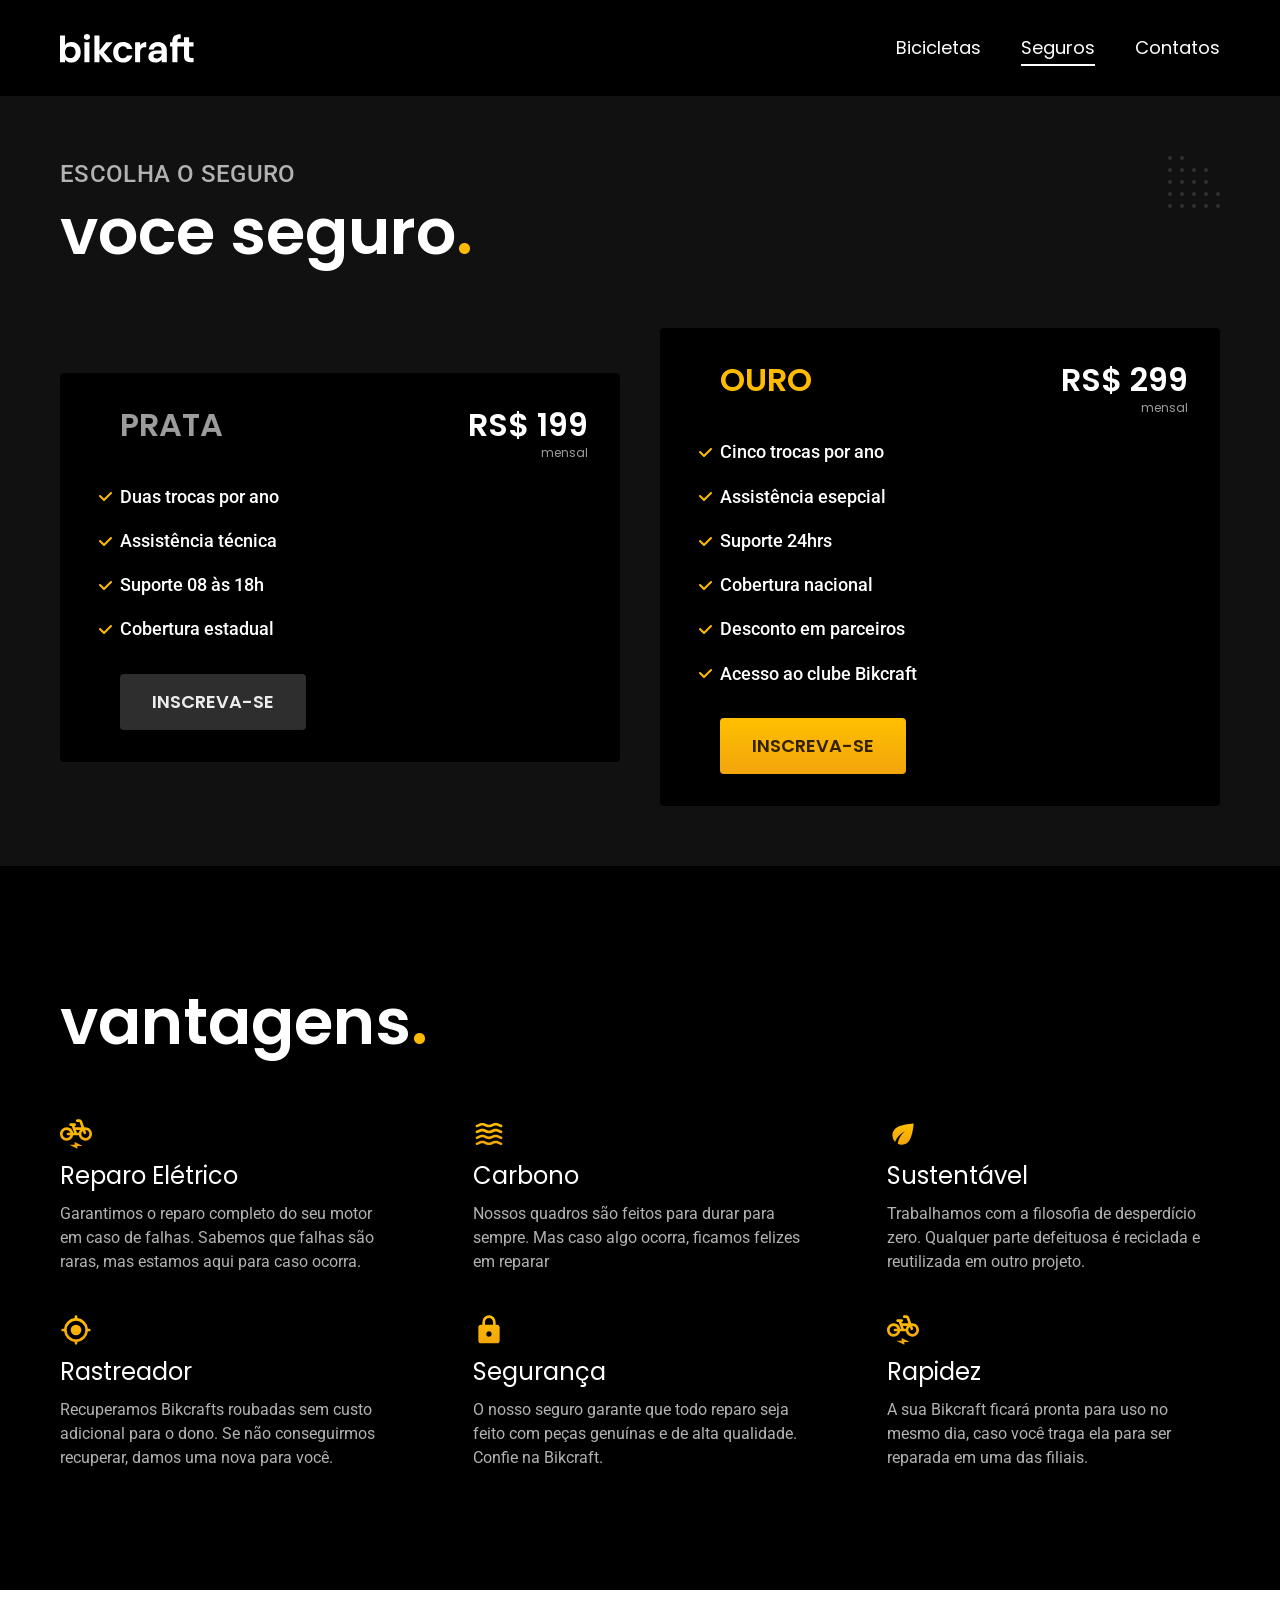
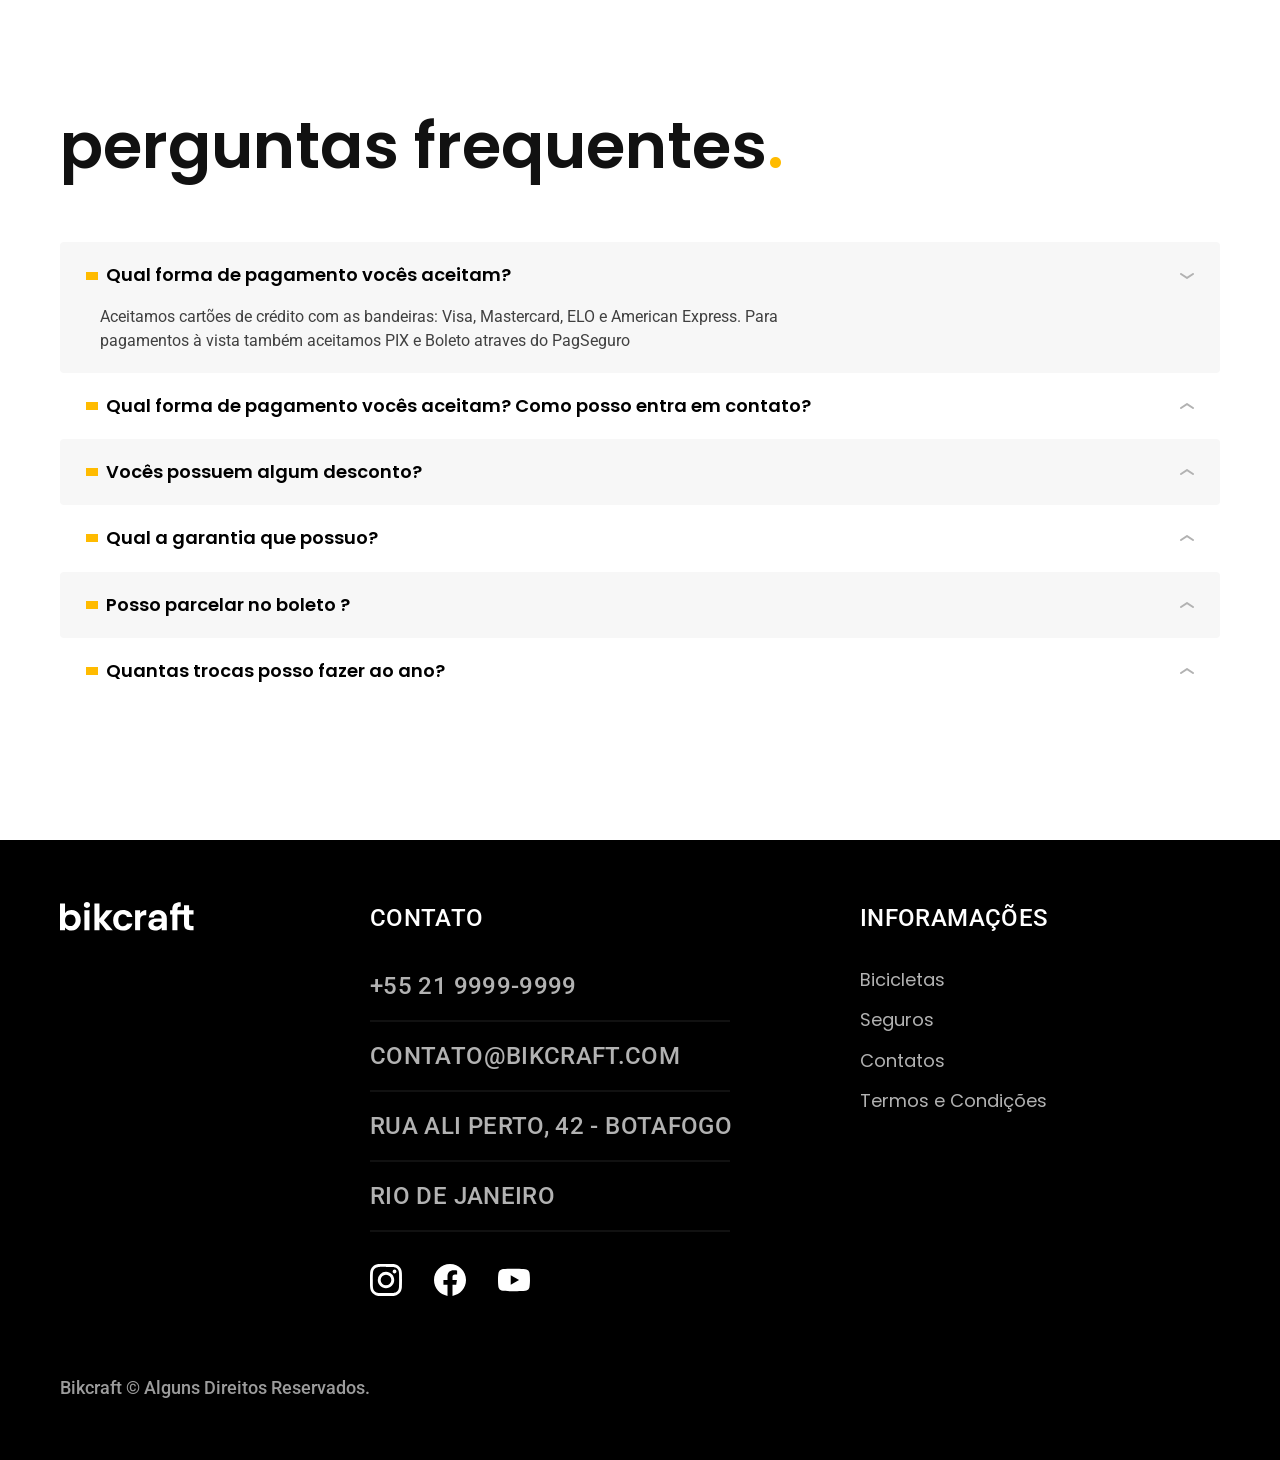
<file: seguros.html>
<!DOCTYPE html>
<html lang="pt-br">

<head>
  <meta charset="UTF-8">
  <meta name="viewport" content="width=device-width, initial-scale=1.0">
  <title> Seguros | Bikcraft</title>
  <meta name="description" content="Termos e Condições">
  <link rel="icon" href="./favicon.svg" type="image/svg+xml">
  <link rel="preload" href="./css/style.min.css" as="style">
  <link rel="stylesheet" href="./css/style.min.css">

  <script>document.documentElement.classList.add('js')</script>
  <link rel="preconnect" href="https://fonts.googleapis.com">
  <link rel="preconnect" href="https://fonts.gstatic.com" crossorigin>
  <link href="https://fonts.googleapis.com/css2?family=Merriweather:ital,opsz,wght@0,18..144,300..900;1,18..144,300..900&family=Poppins:wght@400;600&family=Roboto:ital,wght@0,100..900;1,100..900&display=swap" rel="stylesheet">
</head>

<body id="seguros">

  <header class="header-bg">
    <div class="header container">
      <a href="./"><img src="./img/bikcraft.svg" width="136" height="32" alt="Bikcraft"></a>
      <nav aria-label="primária">
        <ul class="header-menu font-1-m cor-0">
          <li><a href="./bicicletas.html">Bicicletas</a></li>
          <li><a href="./seguros.html">Seguros</a></li>
          <li><a href="./contato.html">Contatos</a></li>
        </ul>
      </nav>
    </div>
  </header>

  <main class="seguros-bg">

    <div class="titulo-bg">
      <div class="titulo container">
        <p class="font-2-l-b cor-5">Escolha o seguro</p>
        <h1 class="font-1-xxl cor-0">voce seguro<span class="cor-p1">.</span></h1>
      </div>
    </div>

    <div class="seguros container">
      <div class="seguros-item fadeInLeft" data-anime="200">
        <h3 class="font-1-xl cor-6">PRATA</h3>
        <span class="font-1-xl cor-0">RS$ 199<span class="font-1-xs cor-6">mensal</span></span>
        <ul class="font-2-m cor-0">
          <li>Duas trocas por ano</li>
          <li>Assistência técnica</li>
          <li>Suporte 08 às 18h</li>
          <li>Cobertura estadual</li>
        </ul>
        <a class="botao secundario " href="./orcamento.html?tipo=seguro&produto=prata">inscreva-se</a>
      </div>

      <div class="seguros-item fadeInRight" data-anime="400">
        <h3 class="font-1-xl cor-p1">OURO</h3>
        <span class="font-1-xl cor-0">RS$ 299<span class="font-1-xs cor-6">mensal</span></span>
        <ul class="font-2-m cor-0">
          <li>Cinco trocas por ano</li>
          <li>Assistência esepcial</li>
          <li>Suporte 24hrs</li>
          <li>Cobertura nacional</li>
          <li>Desconto em parceiros</li>
          <li>Acesso ao clube Bikcraft</li>
        </ul>
        <a class="botao" href="./orcamento.html?tipo=seguro&produto=ouro">inscreva-se</a>
      </div>
    </div>
  </main>


  <article class="vantagens-bg">
    <div class="vantagens container">
      <h2 class="font-1-xxl cor-0">vantagens<span class="cor-p1">.</span></h2>
      <ul>
        <li>
          <img src="./img/icones/eletrica.svg" width="32" height="32" alt="">
          <h3 class="font-1-l cor-0">Reparo Elétrico</h3>
          <p class="font-2-s cor-5">Garantimos o reparo completo do seu motor em caso de falhas. Sabemos que falhas são raras, mas estamos aqui para caso ocorra.
          </p>
        </li>
        <li>
          <img src="./img/icones/carbono.svg" width="32" height="32" alt="">
          <h3 class="font-1-l cor-0">Carbono</h3>
          <p class="font-2-s cor-5">Nossos quadros são feitos para durar para sempre. Mas caso algo ocorra, ficamos felizes em reparar
          </p>
        </li>
        <li>
          <img src="./img/icones/sustentavel.svg" width="32" height="32" alt="">
          <h3 class="font-1-l cor-0">Sustentável</h3>
          <p class="font-2-s cor-5">Trabalhamos com a filosofia de desperdício zero. Qualquer parte defeituosa é reciclada e reutilizada em outro projeto.
          </p>
        </li>
        <li>
          <img src="./img/icones/rastreador.svg" width="32" height="32" alt="">
          <h3 class="font-1-l cor-0">Rastreador</h3>
          <p class="font-2-s cor-5">Recuperamos Bikcrafts roubadas sem custo adicional para o dono. Se não conseguirmos recuperar, damos uma nova para você.
          </p>
        </li>
        <li>
          <img src="./img/icones/seguro.svg" width="32" height="32" alt="">
          <h3 class="font-1-l cor-0">Segurança</h3>
          <p class="font-2-s cor-5">O nosso seguro garante que todo reparo seja feito com peças genuínas e de alta qualidade. Confie na Bikcraft.
          </p>
        </li>
        <li>
          <img src="./img/icones/eletrica.svg" width="32" height="32" alt="">
          <h3 class="font-1-l cor-0">Rapidez</h3>
          <p class="font-2-s cor-5">A sua Bikcraft ficará pronta para uso no mesmo dia, caso você traga ela para ser reparada em uma das filiais.
          </p>
        </li>
      </ul>
    </div>
  </article>

  <article class="perguntas container">
    <h2 class="font-1-xxl ">perguntas frequentes<span class="cor-p1">.</span></h2>
    <dl>
      <div>
        <dt> <button class="font-1-m-b" aria-controls="pergunta1" aria-expanded="true">Qual forma de pagamento vocês aceitam?</button></dt>
        <dd id="pergunta1" class="font-2-s cor-9 ativa">Aceitamos cartões de crédito com as bandeiras: Visa, Mastercard, ELO e American Express. Para pagamentos à vista também aceitamos PIX e Boleto atraves do PagSeguro</dd>
      </div>
      <div>
        <dt><button class="font-1-m-b" aria-controls="pergunta2" aria-expanded="false">Qual forma de pagamento vocês aceitam? Como posso entra em contato?</button></dt>
        <dd id="pergunta2" class="font-2-s cor-9">Aceitamos cartões de crédito com as bandeiras: Visa, Mastercard, ELO e American Express. Para pagamentos à vista também aceitamos PIX e Boleto atraves do PagSeguro</dd>
      </div>
      <div>
        <dt><button class="font-1-m-b" aria-controls="pergunta3" aria-expanded="false"> Vocês possuem algum desconto?</button></dt>
        <dd id="pergunta3" class="font-2-s cor-9">Aceitamos cartões de crédito com as bandeiras: Visa, Mastercard, ELO e American Express. Para pagamentos à vista também aceitamos PIX e Boleto atraves do PagSeguro</dd>
      </div>
      <div>
        <dt><button class="font-1-m-b" aria-controls="pergunta4" aria-expanded="false"> Qual a garantia que possuo?</button></dt>
        <dd id="pergunta4" class="font-2-s cor-9">Aceitamos cartões de crédito com as bandeiras: Visa, Mastercard, ELO e American Express. Para pagamentos à vista também aceitamos PIX e Boleto atraves do PagSeguro</dd>
      </div>
      <div>
        <dt><button class="font-1-m-b" aria-controls="pergunta5" aria-expanded="false">Posso parcelar no boleto ?</button></dt>
        <dd id="pergunta5" class="font-2-s cor-9">Aceitamos cartões de crédito com as bandeiras: Visa, Mastercard, ELO e American Express. Para pagamentos à vista também aceitamos PIX e Boleto atraves do PagSeguro</dd>
      </div>
      <div>
        <dt><button class="font-1-m-b" aria-controls="pergunta6" aria-expanded="false"> Quantas trocas posso fazer ao ano?</button></dt>
        <dd id="pergunta6" class="font-2-s cor-9">Aceitamos cartões de crédito com as bandeiras: Visa, Mastercard, ELO e American Express. Para pagamentos à vista também aceitamos PIX e Boleto atraves do PagSeguro</dd>
      </div>

    </dl>
  </article>



  <footer class=" footer-bg">
    <div class="footer container">
      <img src="./img/bikcraft.svg" width="136" height="32" alt="Bikcraft">
      <div class="footer-contato">
        <h3 class="font-2-l-b cor-0">Contato</h3>
        <ul class="font-2-l-b cor-5">
          <li><a href="tel:+552199999999"> +55 21 9999-9999</a></li>
          <li><a href="mailto:contato@bikcraft.com">contato@bikcraft.com</a></li>
          <li>Rua ali Perto, 42 - Botafogo</li>
          <li>Rio de Janeiro </li>
        </ul>
        <div class="footer-redes">
          <a href="./">
            <img src="./img/redes/instagram.svg" width="32" height="32" alt="Instagram">
          </a>
          <a href="./">
            <img src="./img/redes/facebook.svg" width="32" height="32" alt="Facebook">
          </a>
          <a href="./">
            <img src="./img/redes/youtube.svg" width="32" height="32" alt="YouTube">
          </a>
        </div>
      </div>
      <div class="footer-informacoes">
        <h3 class="font-2-l-b cor-0">inforamações</h3>
        <nav>
          <ul class="font-1-m cor-5">
            <li><a href="./bicicletas.html">Bicicletas</a></li>
            <li><a href="./seguros.html">Seguros</a></li>
            <li><a href="./contato.html">Contatos</a></li>
            <li><a href="./termos.html">Termos e Condições</a></li>
          </ul>
        </nav>
      </div>
      <p class="footer-copy font-2-m cor-6">Bikcraft © Alguns Direitos Reservados. </p>
    </div>
  </footer>
  <script src="./js/pluguins/simple-anime.js"></script>
  <script src="./js/script.js"></script>
</body>

</html>
</file>
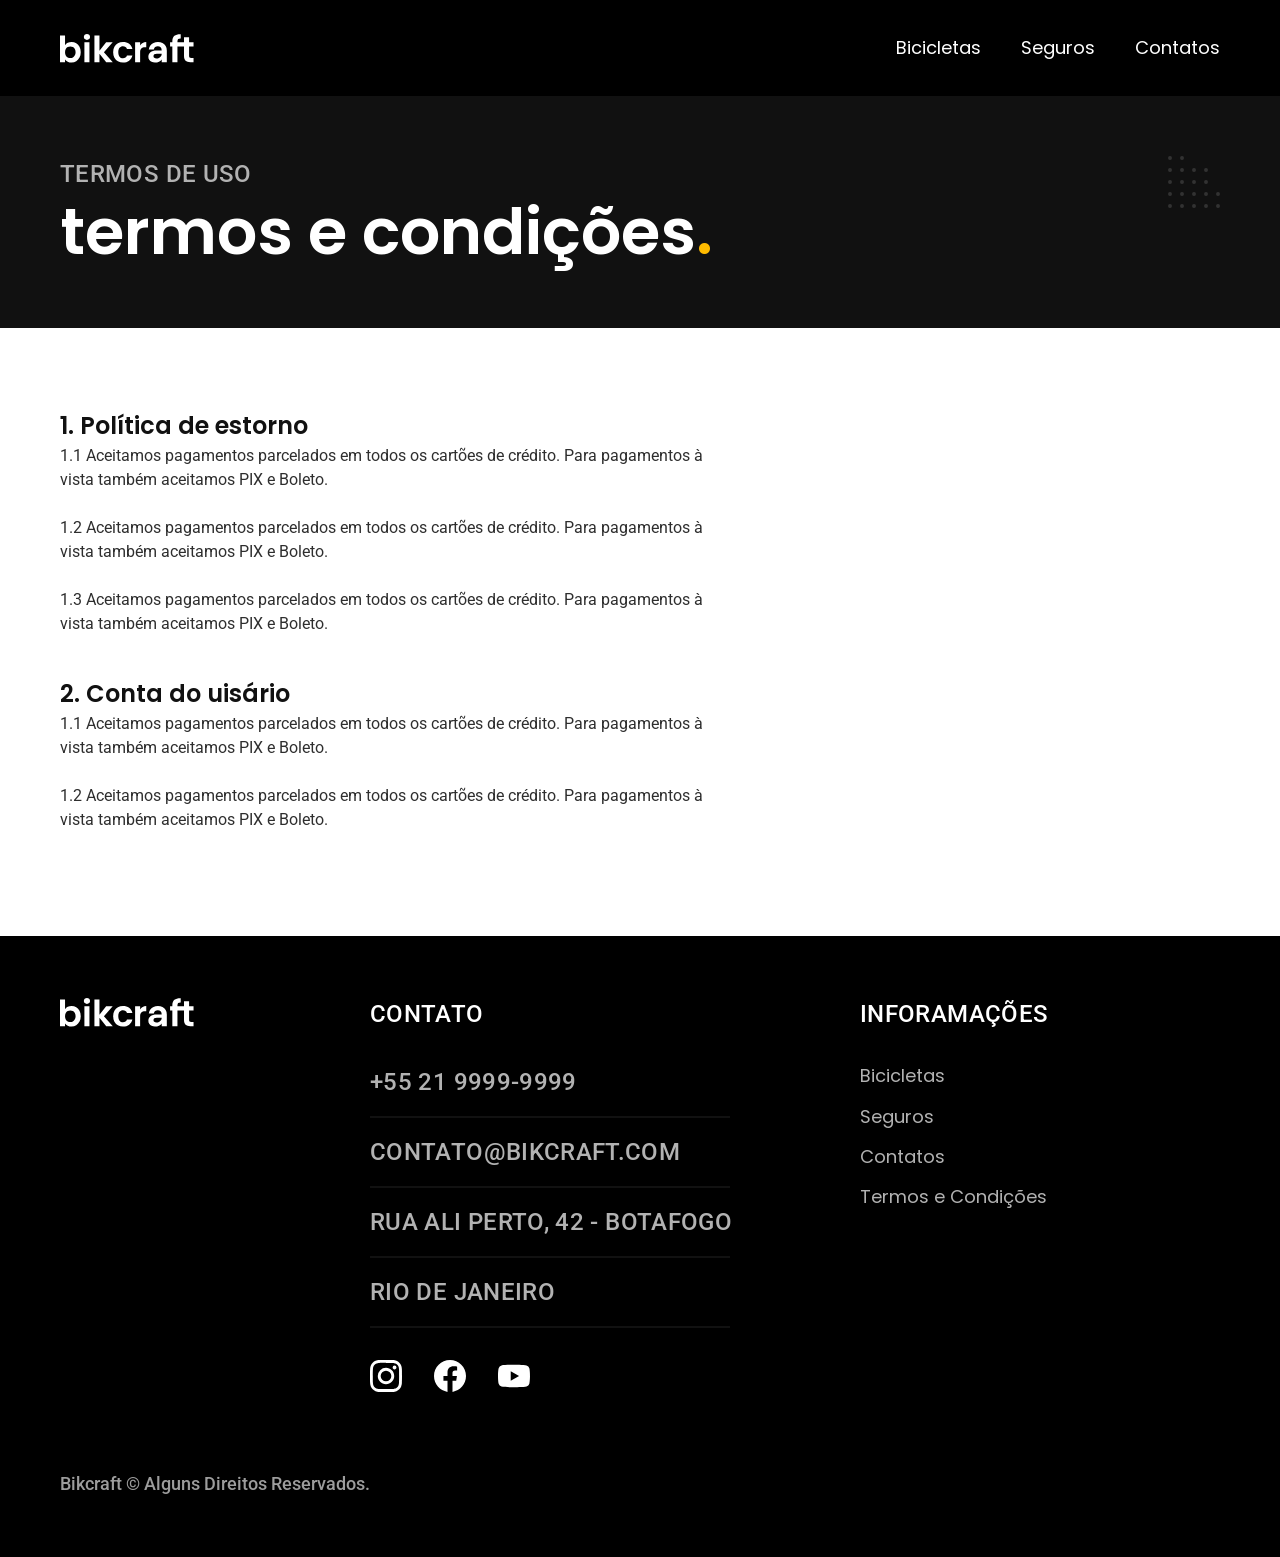
<file: termos.html>
<!DOCTYPE html>
<html lang="pt-br">

<head>
  <meta charset="UTF-8">
  <meta name="viewport" content="width=device-width, initial-scale=1.0">
  <title>Termos e Condições | Bikcraft</title>
  <meta name="description" content="Termos e Condições">
  <link rel="icon" href="./favicon.svg" type="image/svg+xml">
  <link rel="preload" href="./css/style.min.css" as="style">
  <link rel="stylesheet" href="./css/style.min.css">

  <script>document.documentElement.classList.add('js')</script>
  <link rel="preconnect" href="https://fonts.googleapis.com">
  <link rel="preconnect" href="https://fonts.gstatic.com" crossorigin>
  <link href="https://fonts.googleapis.com/css2?family=Merriweather:ital,opsz,wght@0,18..144,300..900;1,18..144,300..900&family=Poppins:wght@400;600&family=Roboto:ital,wght@0,100..900;1,100..900&display=swap" rel="stylesheet">
</head>

<body id="termos">

  <header class="header-bg">
    <div class="header container">
      <a href="./"><img src="./img/bikcraft.svg" width="136" height="32" alt="Bikcraft"></a>
      <nav aria-label="primária">
        <ul class="header-menu font-1-m cor-0">
          <li><a href="./bicicletas.html">Bicicletas</a></li>
          <li><a href="./seguros.html">Seguros</a></li>
          <li><a href="./contato.html">Contatos</a></li>
        </ul>
      </nav>
    </div>
  </header>

  <main>
    <div class="titulo-bg">
      <div class="titulo container">
        <p class="font-2-l-b cor-5">Termos de uso</p>
        <h1 class="font-1-xxl cor-0">termos e condições<span class="cor-p1">.</span></h1>
      </div>
    </div>

    <div class="termos font-2-s cor-10 container">
      <h2 class="font-1-l cor-11">1. Política de estorno</h2>
      <p>
        1.1 Aceitamos pagamentos parcelados em todos os cartões de crédito. Para pagamentos à vista também aceitamos PIX e Boleto.
      </p>
      <p>
        1.2 Aceitamos pagamentos parcelados em todos os cartões de crédito. Para pagamentos à vista também aceitamos PIX e Boleto.
      </p>
      <p>
        1.3 Aceitamos pagamentos parcelados em todos os cartões de crédito. Para pagamentos à vista também aceitamos PIX e Boleto.
      </p>
      <h2 class="font-1-l cor-11">2. Conta do uisário</h2>
      <p>
        1.1 Aceitamos pagamentos parcelados em todos os cartões de crédito. Para pagamentos à vista também aceitamos PIX e Boleto.
      </p>
      <p>
        1.2 Aceitamos pagamentos parcelados em todos os cartões de crédito. Para pagamentos à vista também aceitamos PIX e Boleto.
      </p>
    </div>
  </main>

  <footer class="footer-bg">
    <div class="footer container">
      <img src="./img/bikcraft.svg" width="136" height="32" alt="Bikcraft">
      <div class="footer-contato">
        <h3 class="font-2-l-b cor-0">Contato</h3>
        <ul class="font-2-l-b cor-5">
          <li><a href="tel:+552199999999"> +55 21 9999-9999</a></li>
          <li><a href="mailto:contato@bikcraft.com">contato@bikcraft.com</a></li>
          <li>Rua ali Perto, 42 - Botafogo</li>
          <li>Rio de Janeiro </li>
        </ul>
        <div class="footer-redes">
          <a href="./">
            <img src="./img/redes/instagram.svg" width="32" height="32" alt="Instagram">
          </a>
          <a href="./">
            <img src="./img/redes/facebook.svg" width="32" height="32" alt="Facebook">
          </a>
          <a href="./">
            <img src="./img/redes/youtube.svg" width="32" height="32" alt="YouTube">
          </a>
        </div>
      </div>
      <div class="footer-informacoes">
        <h3 class="font-2-l-b cor-0">inforamações</h3>
        <nav>
          <ul class="font-1-m cor-5">
            <li><a href="./bicicletas.html">Bicicletas</a></li>
            <li><a href="./seguros.html">Seguros</a></li>
            <li><a href="./contato.html">Contatos</a></li>
            <li><a href="./termos.html">Termos e Condições</a></li>
          </ul>
        </nav>
      </div>
      <p class="footer-copy font-2-m cor-6">Bikcraft © Alguns Direitos Reservados. </p>
    </div>
  </footer>
  <script src="./js/script.js"></script>
</body>

</html>
</file>
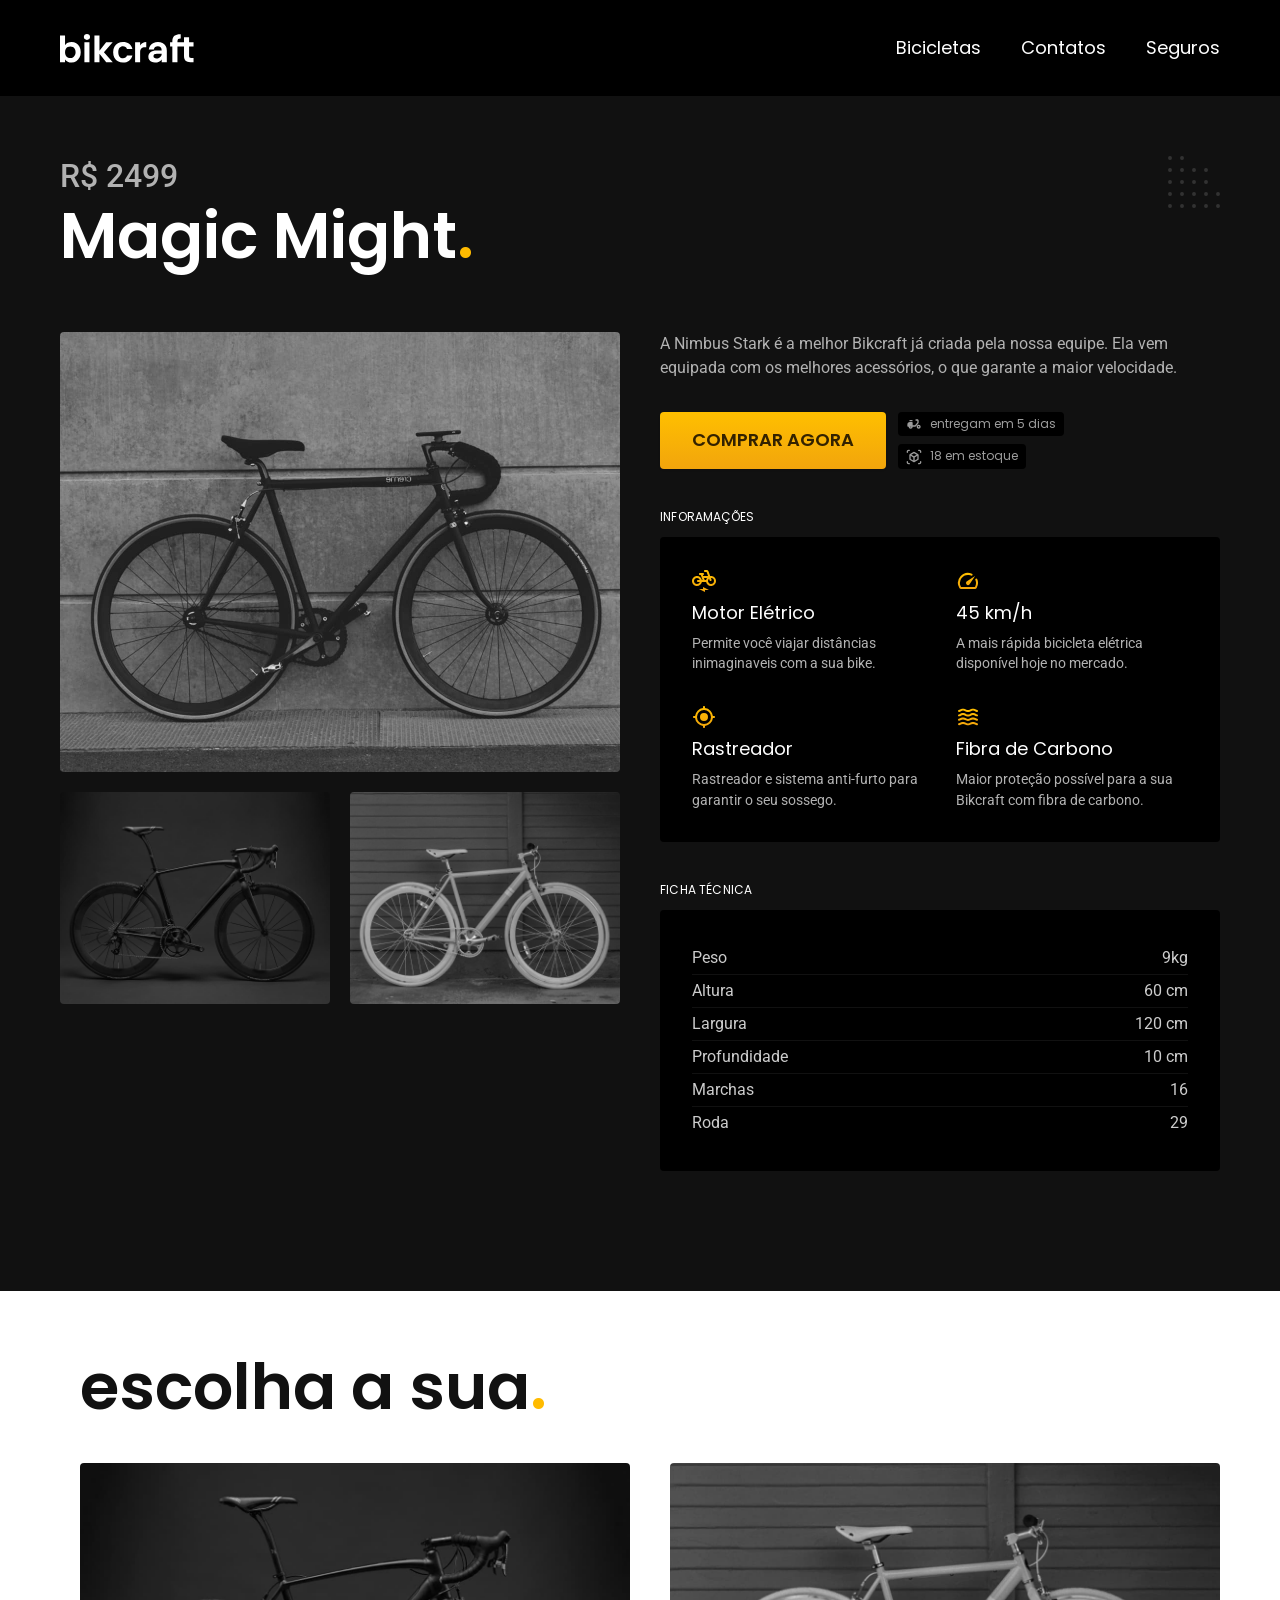
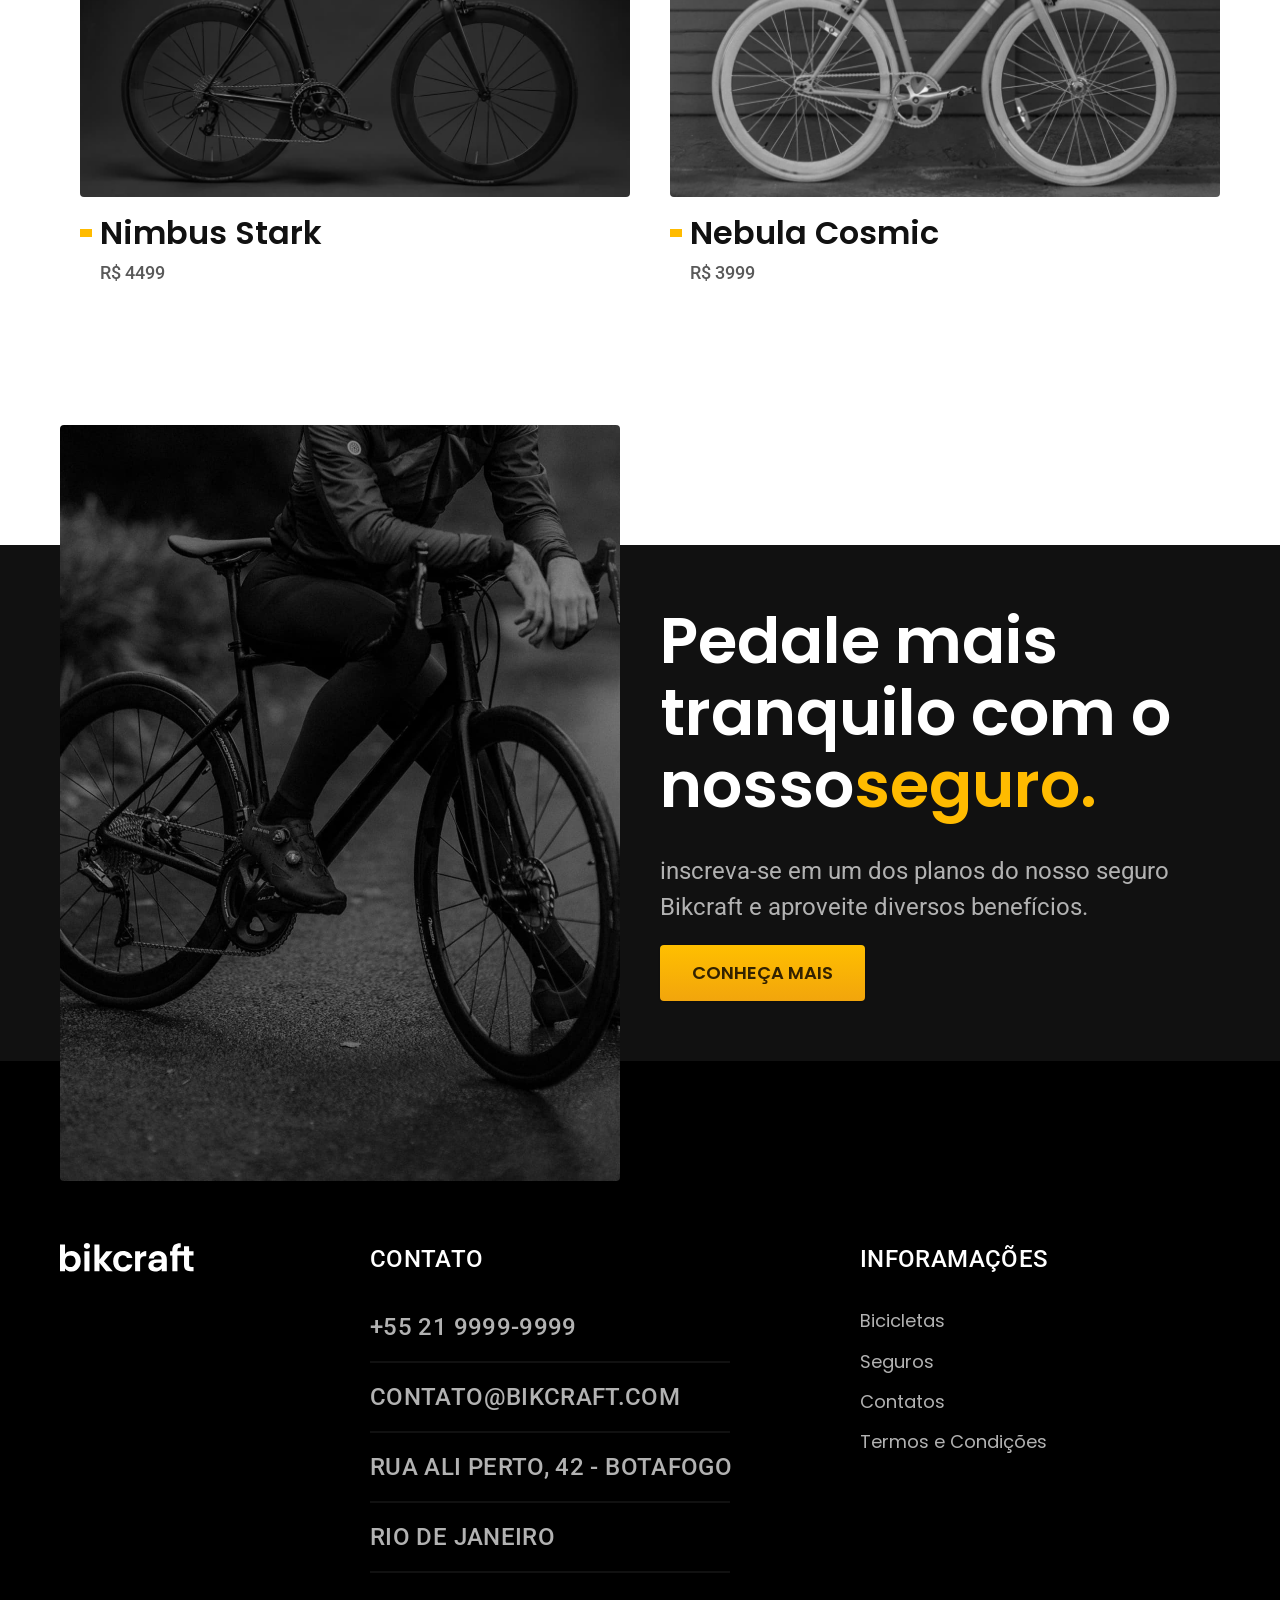
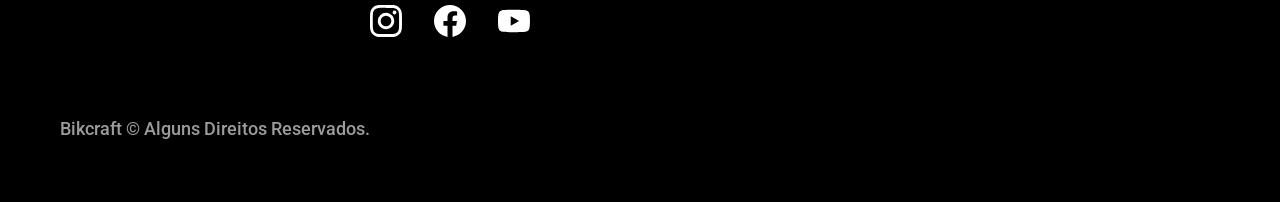
<file: bicicletas/magic.html>
<!DOCTYPE html>
<html lang="pt-br">

<head>
  <meta charset="UTF-8">
  <meta name="viewport" content="width=device-width, initial-scale=1.0">
  <title>Magic | Bikcraft</title>
  <meta name="description" content="Magic">

  <link rel="icon" href="../favicon.svg" type="image/svg+xml">
  <link rel="preload" href="../css/style.min.css" as="style">
  <link rel="stylesheet" href="../css/style.min.css">

  <script>document.documentElement.classList.add('js')</script>
  <link rel="preconnect" href="https://fonts.googleapis.com">
  <link rel="preconnect" href="https://fonts.gstatic.com" crossorigin>
  <link href="https://fonts.googleapis.com/css2?family=Merriweather:ital,opsz,wght@0,18..144,300..900;1,18..144,300..900&family=Poppins:wght@400;600&family=Roboto:ital,wght@0,100..900;1,100..900&display=swap" rel="stylesheet">
</head>

<body id="bicicleta">

  <header class="header-bg">
    <div class="header container">
      <a href="../"><img src="../img/bikcraft.svg" alt="Bikcraft"></a>
      <nav aria-label="primária">
        <ul class="header-menu font-1-m cor-0">
          <li><a href="../bicicletas.html">Bicicletas</a></li>
          <li><a href="../contato.html">Contatos</a></li>
          <li><a href="../seguros.html">Seguros</a></li>
        </ul>
      </nav>
    </div>
  </header>

  <main class="titulo-bg">
    <div>
      <div class="titulo container">
        <p class="font-2-xl cor-5">R$ 2499</p>
        <h1 class="font-1-xxl cor-0">Magic Might<span class="cor-p1">.</span></h1>
      </div>
    </div>

    <div class="bicicleta container">
      <div class="bicicleta-imagens">
        <img src="../img/bicicleta/nimbus2.jpg" alt="Bicicleta2">
        <img src="../img/bicicleta/nimbus1.jpg" alt="Bicicleta1">
        <img src="../img/bicicleta/nimbus3.jpg" alt="Bicicleta3">
      </div>
      <div class="bicicleta-conteudo">
        <p class="font-2-s cor-5">A Nimbus Stark é a melhor Bikcraft já criada pela nossa equipe. Ela vem equipada com os melhores acessórios, o que garante a maior velocidade. </p>
        <div class="bicicleta-comprar">
          <a class="botao" href="../orcamento.html?tipo=bikcraft&produto=magic">comprar agora</a>
          <span class="font-1-xs cor-6"> <img src="../img/icones/entrega.svg" alt="">entregam em 5 dias</span>
          <span class="font-1-xs cor-6"> <img src="../img/icones/estoque.svg" alt="">18 em estoque</span>
        </div>
        <h2 class="font-1-xs cor-0">inforamações</h2>
        <ul class="bicicleta-informacoes">
          <li>
            <img src="../img/icones/eletrica.svg" alt="">
            <h3 class="font-1-m cor-0"> Motor Elétrico</h3>
            <p class="font-2-xs cor-5">Permite você viajar distâncias inimaginaveis com a sua bike. </p>
          </li>
          <li>
            <img src="../img/icones/velocidade.svg" alt="">
            <h3 class="font-1-m cor-0"> 45 km/h</h3>
            <p class="font-2-xs cor-5">A mais rápida bicicleta elétrica disponível hoje no mercado. </p>
          </li>
          <li>
            <img src="../img/icones/rastreador.svg" alt="">
            <h3 class="font-1-m cor-0">Rastreador</h3>
            <p class="font-2-xs cor-5">Rastreador e sistema anti-furto para garantir o seu sossego.</p>
          </li>
          <li>
            <img src="../img/icones/carbono.svg" alt="">
            <h3 class="font-1-m cor-0"> Fibra de Carbono</h3>
            <p class="font-2-xs cor-5">Maior proteção possível para a sua Bikcraft com fibra de carbono.</p>
          </li>
        </ul>
        <h2 class="font-1-xs cor-0">Ficha Técnica</h2>
        <ul class="bicicleta-ficha font-2-s cor-4">
          <li>Peso<span>9kg</span></li>
          <li>Altura<span>60 cm</span></li>
          <li>Largura<span>120 cm</span></li>
          <li>Profundidade<span>10 cm</span></li>
          <li>Marchas<span>16</span></li>
          <li>Roda<span>29</span></li>
        </ul>
      </div>
    </div>

  </main>

  <article class="bicicletas-lista container">
    <h2 class="font-1-xxl container">escolha a sua<span class="cor-p1">.</span></h2>

    <ul>
      <li>
        <a href="./nimbus.html">
          <img src="../img/bicicletas/nimbus.jpg" alt="Bicicleta Preta">
          <h3 class="font-1-xl"> Nimbus Stark</h3>
          <span class="font-2-m cor-8">R$ 4499</span>
        </a>
      </li>
      <li>
        <a href="./nebula.html">
          <img src="../img/bicicletas/nebula.jpg" alt="Bicicleta Preta">
          <h3 class="font-1-xl"> Nebula Cosmic</h3>
          <span class="font-2-m cor-8">R$ 3999</span>
        </a>
      </li>
    </ul>

  </article>

  <article class="seguro-bg">
    <div class="seguro container">
      <div class="seguro-imagem">
        <img src="../img/fotos/seguros.jpg" alt="Pessoa parada em cima de uma bicicleta">
      </div>
      <div class="seguro-conteudo">
        <h2 class="font-1-xxl cor-0">Pedale mais tranquilo com o nosso<span class="cor-p1">seguro.</span></h2>
        <p class="font-2-l cor-5">
          inscreva-se em um dos planos do nosso seguro Bikcraft e aproveite diversos benefícios.
        </p>
        <a class="botao" href="../seguros.html">Conheça Mais</a>
      </div>
    </div>
  </article>

  <footer class="footer-bg">
    <div class="footer container">
      <img src="../img/bikcraft.svg" alt="Bikcraft">
      <div class="footer-contato">
        <h3 class="font-2-l-b cor-0">Contato</h3>
        <ul class="font-2-l-b cor-5">
          <li><a href="tel:+552199999999"> +55 21 9999-9999</a></li>
          <li><a href="mailto:contato@bikcraft.com">contato@bikcraft.com</a></li>
          <li>Rua ali Perto, 42 - Botafogo</li>
          <li>Rio de Janeiro </li>
        </ul>
        <div class="footer-redes">
          <a href="../">
            <img src="../img/redes/instagram.svg" alt="Instagram">
          </a>
          <a href="../">
            <img src="../img/redes/facebook.svg" alt="Facebook">
          </a>
          <a href="../">
            <img src="../img/redes/youtube.svg" alt="YouTube">
          </a>
        </div>
      </div>
      <div class="footer-informacoes">
        <h3 class="font-2-l-b cor-0">inforamações</h3>
        <nav>
          <ul class="font-1-m cor-5">
            <li><a href="../bicicletas.html">Bicicletas</a></li>
            <li><a href="../seguros.html">Seguros</a></li>
            <li><a href="../contato.html">Contatos</a></li>
            <li><a href="../termos.html">Termos e Condições</a></li>
          </ul>
        </nav>
      </div>
      <p class="footer-copy font-2-m cor-6">Bikcraft © Alguns Direitos Reservados. </p>
    </div>
  </footer>
  <script src="../js/script.js"></script>
</body>

</html>
</file>
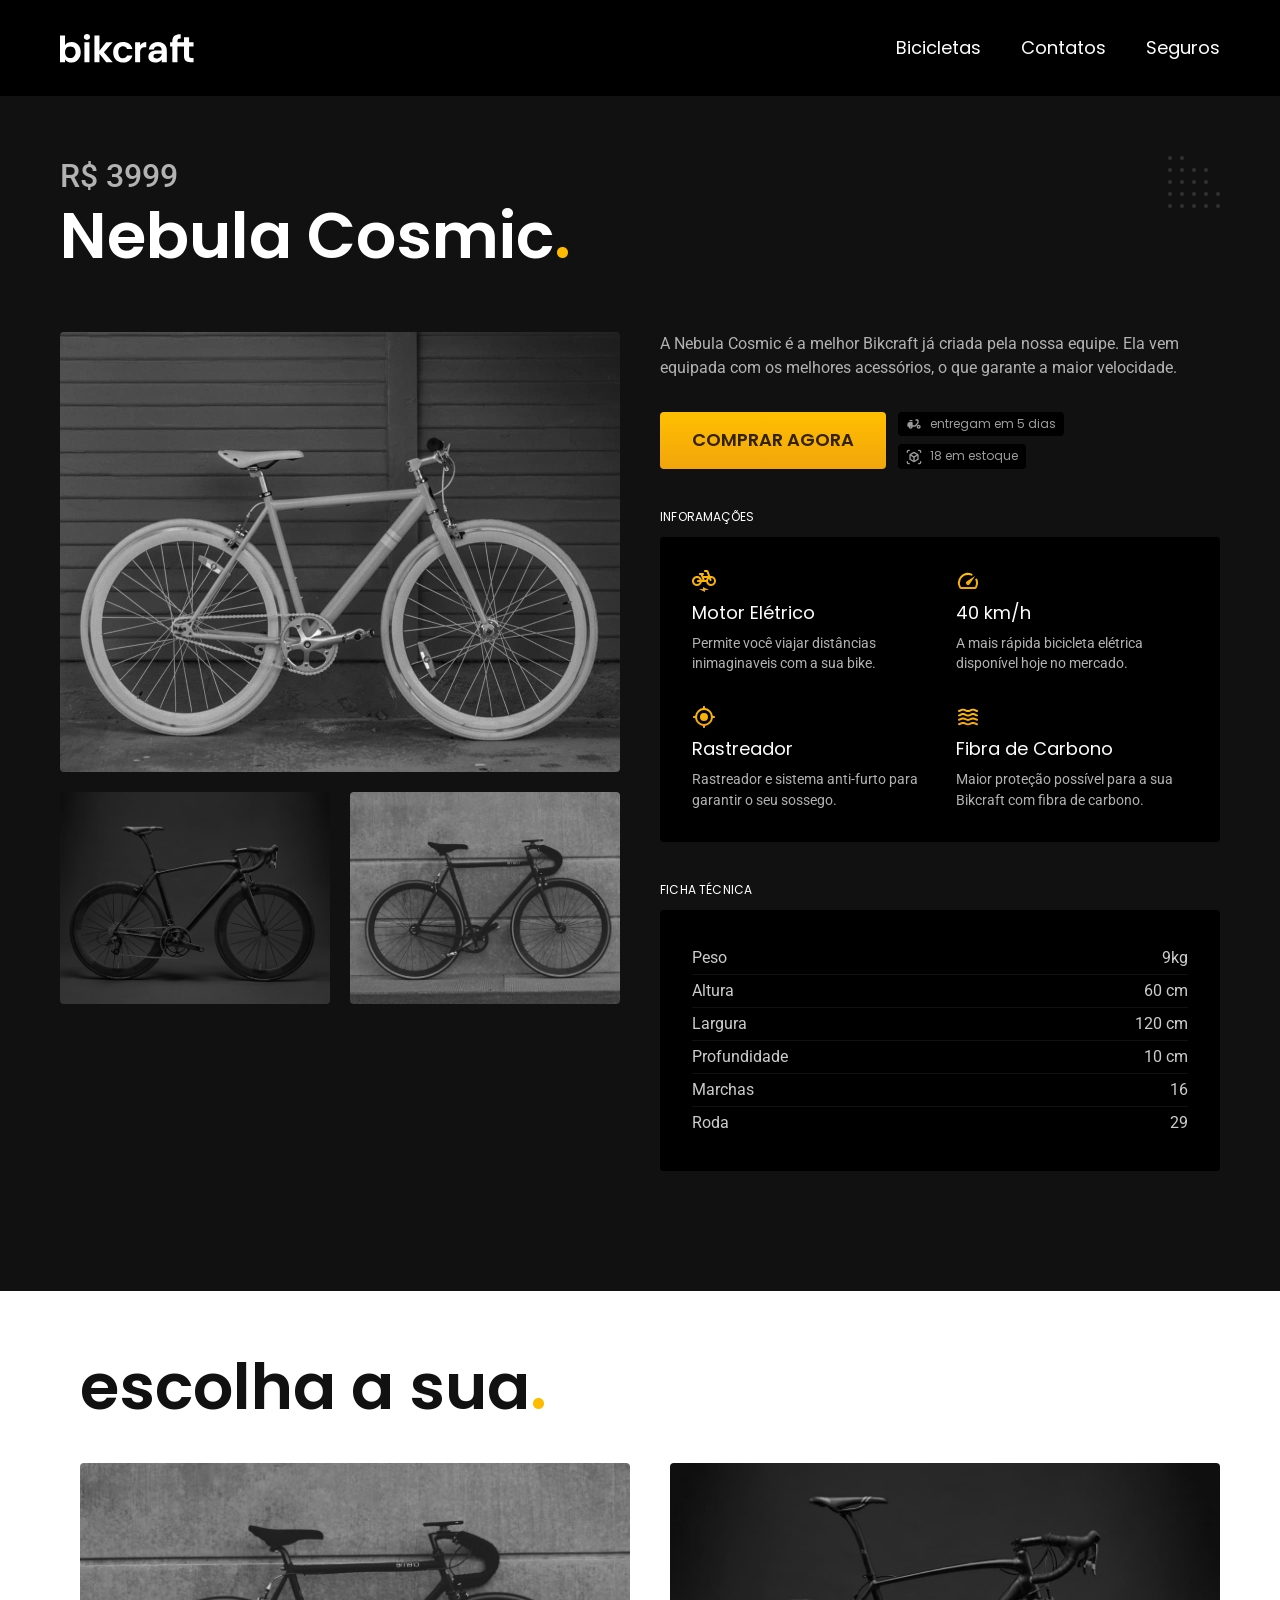
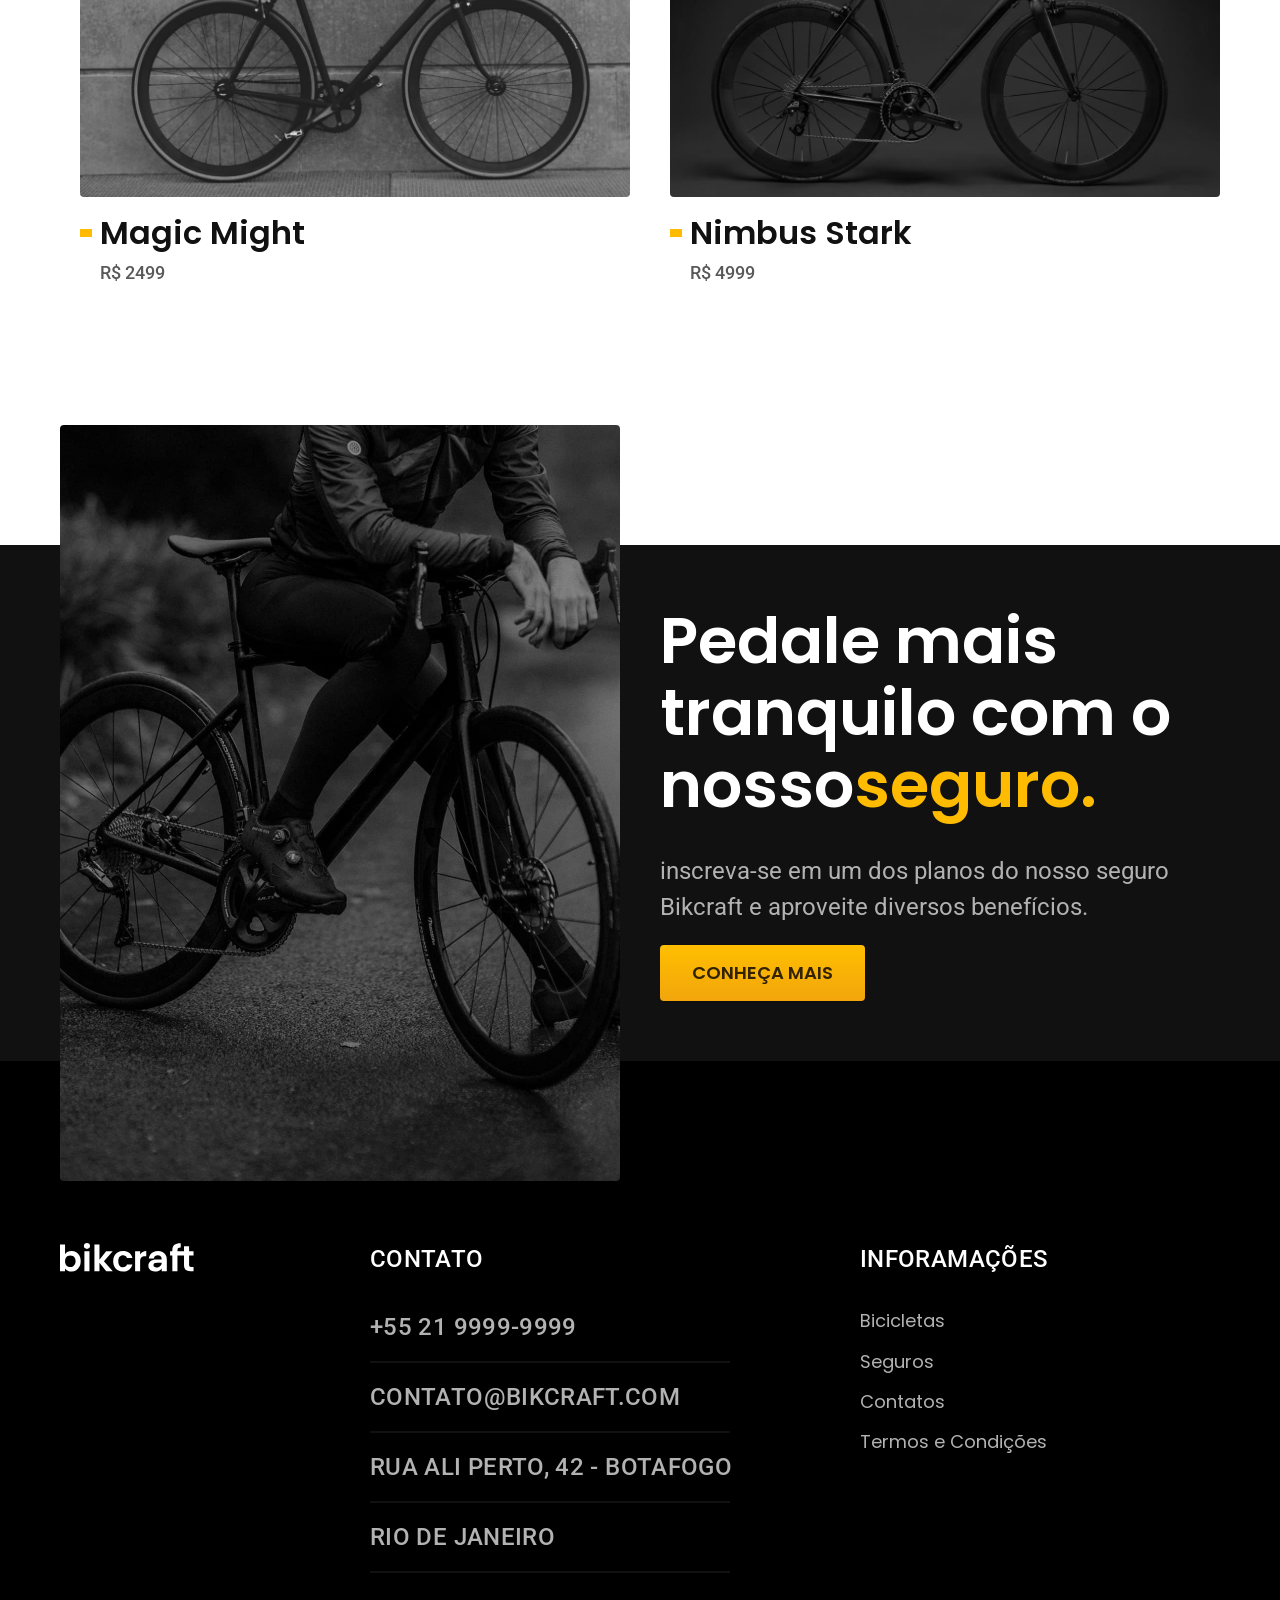
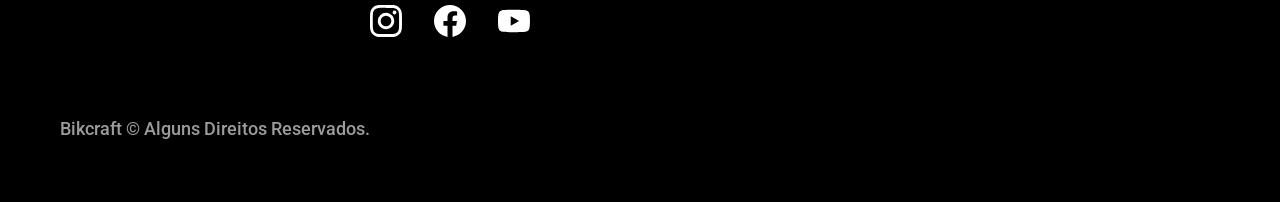
<file: bicicletas/nebula.html>
<!DOCTYPE html>
<html lang="pt-br">

<head>
  <meta charset="UTF-8">
  <meta name="viewport" content="width=device-width, initial-scale=1.0">
  <title>Nebula | Bikcraft</title>
  <meta name="description" content="Nebula">

  <link rel="icon" href="../favicon.svg" type="image/svg+xml">
  <link rel="preload" href="../css/style.min.css" as="style">
  <link rel="stylesheet" href="../css/style.min.css">

  <script>document.documentElement.classList.add('js')</script>
  <link rel="preconnect" href="https://fonts.googleapis.com">
  <link rel="preconnect" href="https://fonts.gstatic.com" crossorigin>
  <link href="https://fonts.googleapis.com/css2?family=Merriweather:ital,opsz,wght@0,18..144,300..900;1,18..144,300..900&family=Poppins:wght@400;600&family=Roboto:ital,wght@0,100..900;1,100..900&display=swap" rel="stylesheet">
</head>

<body id="bicicleta">

  <header class="header-bg">
    <div class="header container">
      <a href="../"><img src="../img/bikcraft.svg" alt="Bikcraft"></a>
      <nav aria-label="primária">
        <ul class="header-menu font-1-m cor-0">
          <li><a href="../bicicletas.html">Bicicletas</a></li>
          <li><a href="../contato.html">Contatos</a></li>
          <li><a href="../seguros.html">Seguros</a></li>
        </ul>
      </nav>
    </div>
  </header>

  <main class="titulo-bg">
    <div>
      <div class="titulo container">
        <p class="font-2-xl cor-5">R$ 3999</p>
        <h1 class="font-1-xxl cor-0">Nebula Cosmic<span class="cor-p1">.</span></h1>
      </div>
    </div>

    <div class="bicicleta container">
      <div class="bicicleta-imagens">
        <img src="../img/bicicleta/nimbus3.jpg" alt="Bicicleta3">
        <img src="../img/bicicleta/nimbus1.jpg" alt="Bicicleta1">
        <img src="../img/bicicleta/nimbus2.jpg" alt="Bicicleta2">
      </div>
      <div class="bicicleta-conteudo">
        <p class="font-2-s cor-5">A Nebula Cosmic é a melhor Bikcraft já criada pela nossa equipe. Ela vem equipada com os melhores acessórios, o que garante a maior velocidade. </p>
        <div class="bicicleta-comprar">
          <a class="botao" href="../orcamento.html?tipo=bikcraft&produto=nebula">comprar agora</a>
          <span class="font-1-xs cor-6"> <img src="../img/icones/entrega.svg" alt="">entregam em 5 dias</span>
          <span class="font-1-xs cor-6"> <img src="../img/icones/estoque.svg" alt="">18 em estoque</span>
        </div>
        <h2 class="font-1-xs cor-0">inforamações</h2>
        <ul class="bicicleta-informacoes">
          <li>
            <img src="../img/icones/eletrica.svg" alt="">
            <h3 class="font-1-m cor-0"> Motor Elétrico</h3>
            <p class="font-2-xs cor-5">Permite você viajar distâncias inimaginaveis com a sua bike. </p>
          </li>
          <li>
            <img src="../img/icones/velocidade.svg" alt="">
            <h3 class="font-1-m cor-0"> 40 km/h</h3>
            <p class="font-2-xs cor-5">A mais rápida bicicleta elétrica disponível hoje no mercado. </p>
          </li>
          <li>
            <img src="../img/icones/rastreador.svg" alt="">
            <h3 class="font-1-m cor-0">Rastreador</h3>
            <p class="font-2-xs cor-5">Rastreador e sistema anti-furto para garantir o seu sossego.</p>
          </li>
          <li>
            <img src="../img/icones/carbono.svg" alt="">
            <h3 class="font-1-m cor-0"> Fibra de Carbono</h3>
            <p class="font-2-xs cor-5">Maior proteção possível para a sua Bikcraft com fibra de carbono.</p>
          </li>
        </ul>
        <h2 class="font-1-xs cor-0">Ficha Técnica</h2>
        <ul class="bicicleta-ficha font-2-s cor-4">
          <li>Peso<span>9kg</span></li>
          <li>Altura<span>60 cm</span></li>
          <li>Largura<span>120 cm</span></li>
          <li>Profundidade<span>10 cm</span></li>
          <li>Marchas<span>16</span></li>
          <li>Roda<span>29</span></li>
        </ul>
      </div>
    </div>

  </main>

  <article class="bicicletas-lista container">
    <h2 class="font-1-xxl container">escolha a sua<span class="cor-p1">.</span></h2>

    <ul>
      <li>
        <a href="./magic.html">
          <img src="../img/bicicletas/magic.jpg" alt="Bicicleta Preta">
          <h3 class="font-1-xl"> Magic Might</h3>
          <span class="font-2-m cor-8">R$ 2499</span>
        </a>
      </li>
      <li>
        <a href="./nimbus.html">
          <img src="../img/bicicletas/nimbus.jpg" alt="Bicicleta Preta">
          <h3 class="font-1-xl"> Nimbus Stark</h3>
          <span class="font-2-m cor-8">R$ 4999</span>
        </a>
      </li>
    </ul>

  </article>

  <article class="seguro-bg">
    <div class="seguro container">
      <div class="seguro-imagem">
        <img src="../img/fotos/seguros.jpg" alt="Pessoa parada em cima de uma bicicleta">
      </div>
      <div class="seguro-conteudo">
        <h2 class="font-1-xxl cor-0">Pedale mais tranquilo com o nosso<span class="cor-p1">seguro.</span></h2>
        <p class="font-2-l cor-5">
          inscreva-se em um dos planos do nosso seguro Bikcraft e aproveite diversos benefícios.
        </p>
        <a class="botao" href="../seguros.html">Conheça Mais</a>
      </div>
    </div>
  </article>


  <footer class="footer-bg">
    <div class="footer container">
      <img src="../img/bikcraft.svg" alt="Bikcraft">
      <div class="footer-contato">
        <h3 class="font-2-l-b cor-0">Contato</h3>
        <ul class="font-2-l-b cor-5">
          <li><a href="tel:+552199999999"> +55 21 9999-9999</a></li>
          <li><a href="mailto:contato@bikcraft.com">contato@bikcraft.com</a></li>
          <li>Rua ali Perto, 42 - Botafogo</li>
          <li>Rio de Janeiro </li>
        </ul>
        <div class="footer-redes">
          <a href="../">
            <img src="../img/redes/instagram.svg" alt="Instagram">
          </a>
          <a href="../">
            <img src="../img/redes/facebook.svg" alt="Facebook">
          </a>
          <a href="../">
            <img src="../img/redes/youtube.svg" alt="YouTube">
          </a>
        </div>
      </div>
      <div class="footer-informacoes">
        <h3 class="font-2-l-b cor-0">inforamações</h3>
        <nav>
          <ul class="font-1-m cor-5">
            <li><a href="../bicicletas.html">Bicicletas</a></li>
            <li><a href="../seguros.html">Seguros</a></li>
            <li><a href="../contato.html">Contatos</a></li>
            <li><a href="../termos.html">Termos e Condições</a></li>
          </ul>
        </nav>
      </div>
      <p class="footer-copy font-2-m cor-6">Bikcraft © Alguns Direitos Reservados. </p>
    </div>
  </footer>
  <script src="../js/script.js"></script>
</body>

</html>
</file>
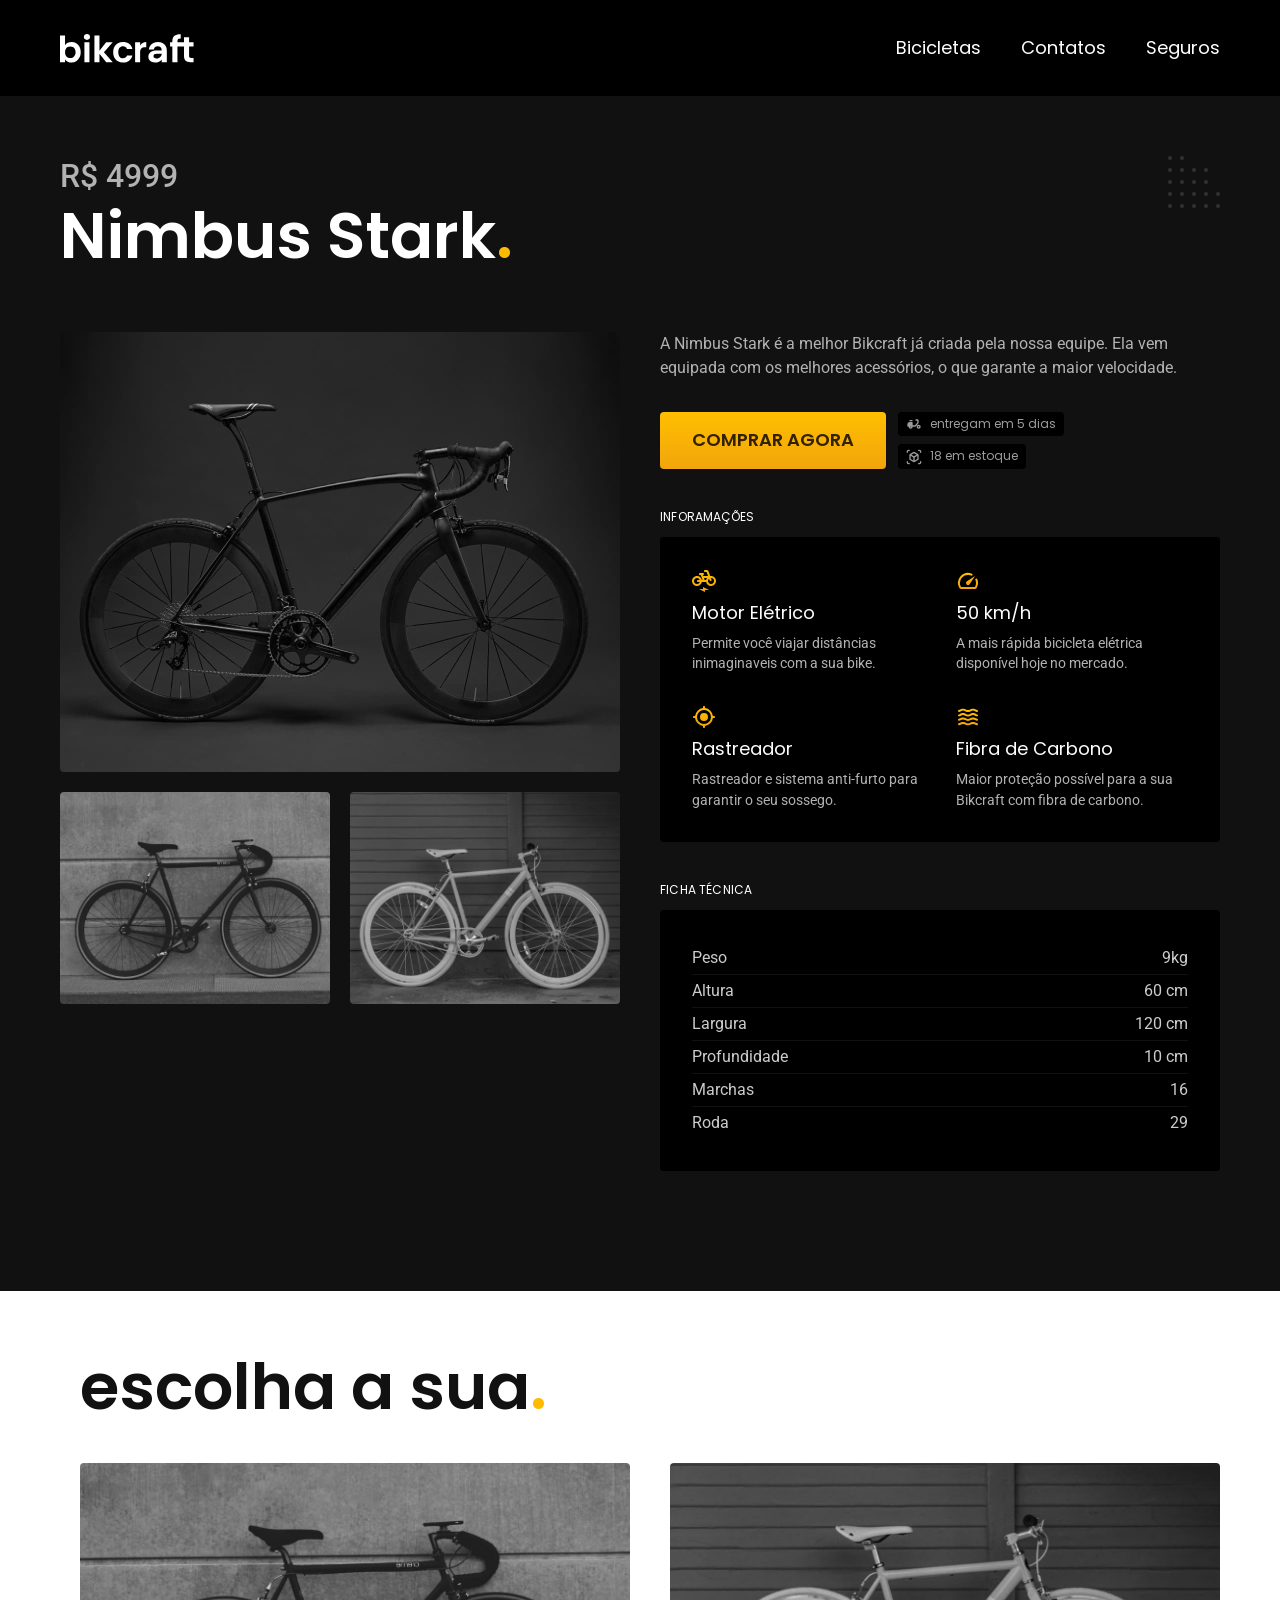
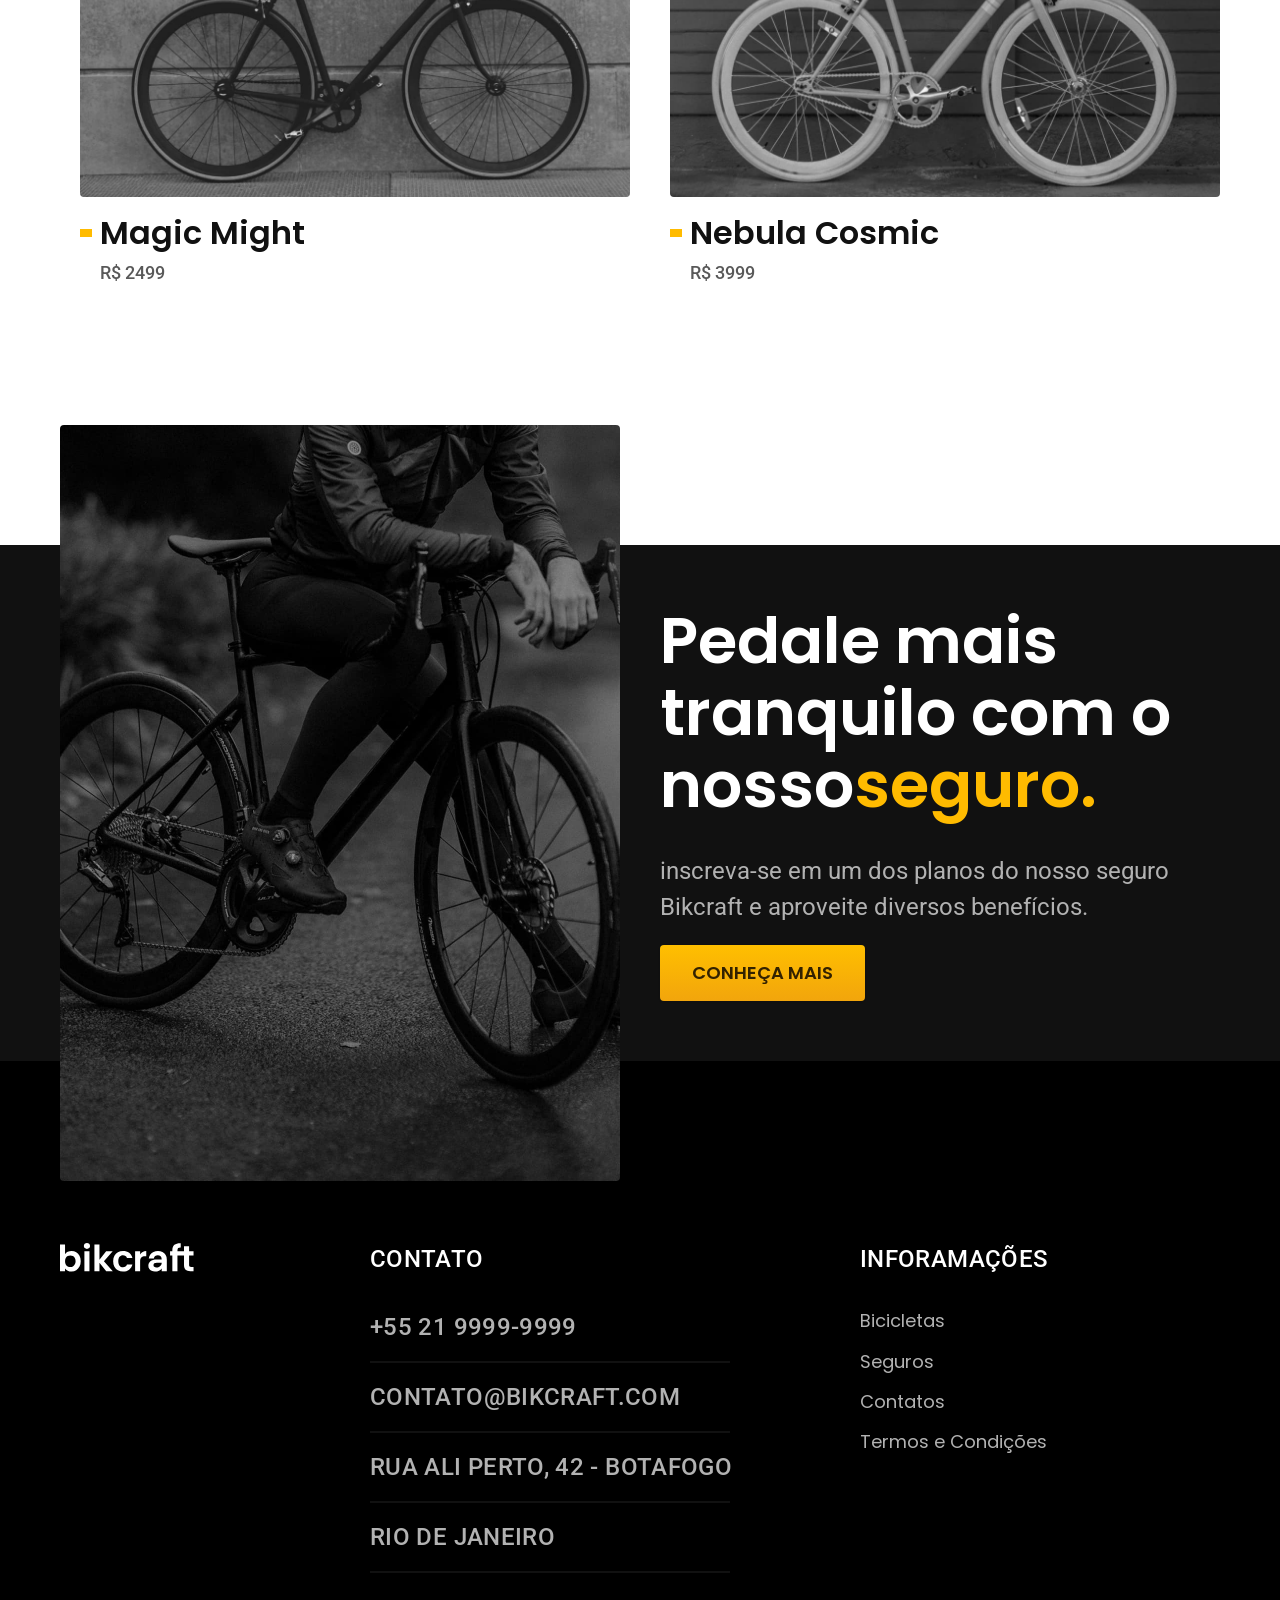
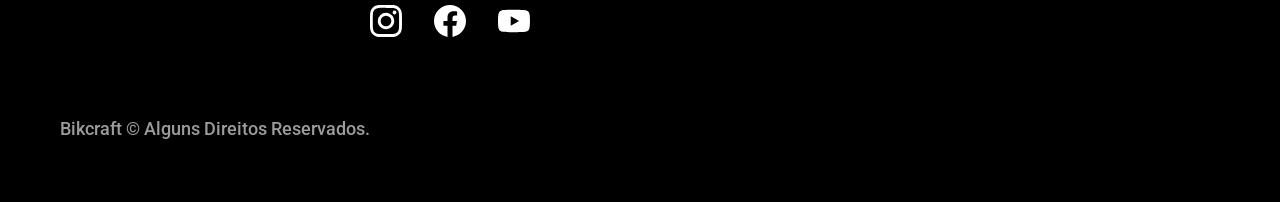
<file: bicicletas/nimbus.html>
<!DOCTYPE html>
<html lang="pt-br">

<head>
  <meta charset="UTF-8">
  <meta name="viewport" content="width=device-width, initial-scale=1.0">
  <title>Nimbus | Bikcraft</title>
  <meta name="description" content="Nimbus">

  <link rel="icon" href="../favicon.svg" type="image/svg+xml">
  <link rel="preload" href="../css/style.min.css" as="style">
  <link rel="stylesheet" href="../css/style.min.css">

  <script>document.documentElement.classList.add('js')</script>
  <link rel="preconnect" href="https://fonts.googleapis.com">
  <link rel="preconnect" href="https://fonts.gstatic.com" crossorigin>
  <link href="https://fonts.googleapis.com/css2?family=Merriweather:ital,opsz,wght@0,18..144,300..900;1,18..144,300..900&family=Poppins:wght@400;600&family=Roboto:ital,wght@0,100..900;1,100..900&display=swap" rel="stylesheet">
</head>

<body id="bicicleta">

  <header class="header-bg">
    <div class="header container">
      <a href="../"><img src="../img/bikcraft.svg" alt="Bikcraft"></a>
      <nav aria-label="primária">
        <ul class="header-menu font-1-m cor-0">
          <li><a href="../bicicletas.html">Bicicletas</a></li>
          <li><a href="../contato.html">Contatos</a></li>
          <li><a href="../seguros.html">Seguros</a></li>
        </ul>
      </nav>
    </div>
  </header>

  <main class="titulo-bg">
    <div>
      <div class="titulo container">
        <p class="font-2-xl cor-5">R$ 4999</p>
        <h1 class="font-1-xxl cor-0">Nimbus Stark<span class="cor-p1">.</span></h1>
      </div>
    </div>

    <div class="bicicleta container">
      <div class="bicicleta-imagens">
        <img src="../img/bicicleta/nimbus1.jpg" alt="Bicicleta1">
        <img src="../img/bicicleta/nimbus2.jpg" alt="Bicicleta2">
        <img src="../img/bicicleta/nimbus3.jpg" alt="Bicicleta3">
      </div>
      <div class="bicicleta-conteudo">
        <p class="font-2-s cor-5">A Nimbus Stark é a melhor Bikcraft já criada pela nossa equipe. Ela vem equipada com os melhores acessórios, o que garante a maior velocidade. </p>
        <div class="bicicleta-comprar">
          <a class="botao" href="../orcamento.html?tipo=bikcraft&produto=nimbus">comprar agora</a>
          <span class="font-1-xs cor-6"> <img src="../img/icones/entrega.svg" alt="">entregam em 5 dias</span>
          <span class="font-1-xs cor-6"> <img src="../img/icones/estoque.svg" alt="">18 em estoque</span>
        </div>
        <h2 class="font-1-xs cor-0">inforamações</h2>
        <ul class="bicicleta-informacoes">
          <li>
            <img src="../img/icones/eletrica.svg" alt="">
            <h3 class="font-1-m cor-0"> Motor Elétrico</h3>
            <p class="font-2-xs cor-5">Permite você viajar distâncias inimaginaveis com a sua bike. </p>
          </li>
          <li>
            <img src="../img/icones/velocidade.svg" alt="">
            <h3 class="font-1-m cor-0"> 50 km/h</h3>
            <p class="font-2-xs cor-5">A mais rápida bicicleta elétrica disponível hoje no mercado. </p>
          </li>
          <li>
            <img src="../img/icones/rastreador.svg" alt="">
            <h3 class="font-1-m cor-0">Rastreador</h3>
            <p class="font-2-xs cor-5">Rastreador e sistema anti-furto para garantir o seu sossego.</p>
          </li>
          <li>
            <img src="../img/icones/carbono.svg" alt="">
            <h3 class="font-1-m cor-0"> Fibra de Carbono</h3>
            <p class="font-2-xs cor-5">Maior proteção possível para a sua Bikcraft com fibra de carbono.</p>
          </li>
        </ul>
        <h2 class="font-1-xs cor-0">Ficha Técnica</h2>
        <ul class="bicicleta-ficha font-2-s cor-4">
          <li>Peso<span>9kg</span></li>
          <li>Altura<span>60 cm</span></li>
          <li>Largura<span>120 cm</span></li>
          <li>Profundidade<span>10 cm</span></li>
          <li>Marchas<span>16</span></li>
          <li>Roda<span>29</span></li>
        </ul>
      </div>
    </div>

  </main>

  <article class="bicicletas-lista container">
    <h2 class="font-1-xxl container">escolha a sua<span class="cor-p1">.</span></h2>

    <ul>
      <li>
        <a href="./magic.html">
          <img src="../img/bicicletas/magic.jpg" alt="Bicicleta Preta">
          <h3 class="font-1-xl"> Magic Might</h3>
          <span class="font-2-m cor-8">R$ 2499</span>
        </a>
      </li>
      <li>
        <a href="./nebula.html">
          <img src="../img/bicicletas/nebula.jpg" alt="Bicicleta Preta">
          <h3 class="font-1-xl"> Nebula Cosmic</h3>
          <span class="font-2-m cor-8">R$ 3999</span>
        </a>
      </li>
    </ul>

  </article>

  <article class="seguro-bg">
    <div class="seguro container">
      <div class="seguro-imagem">
        <img src="../img/fotos/seguros.jpg" alt="Pessoa parada em cima de uma bicicleta">
      </div>
      <div class="seguro-conteudo">
        <h2 class="font-1-xxl cor-0">Pedale mais tranquilo com o nosso<span class="cor-p1">seguro.</span></h2>
        <p class="font-2-l cor-5">
          inscreva-se em um dos planos do nosso seguro Bikcraft e aproveite diversos benefícios.
        </p>
        <a class="botao" href="../seguros.html">Conheça Mais</a>
      </div>
    </div>
  </article>


  <footer class="footer-bg">
    <div class="footer container">
      <img src="../img/bikcraft.svg" alt="Bikcraft">
      <div class="footer-contato">
        <h3 class="font-2-l-b cor-0">Contato</h3>
        <ul class="font-2-l-b cor-5">
          <li><a href="tel:+552199999999"> +55 21 9999-9999</a></li>
          <li><a href="mailto:contato@bikcraft.com">contato@bikcraft.com</a></li>
          <li>Rua ali Perto, 42 - Botafogo</li>
          <li>Rio de Janeiro </li>
        </ul>
        <div class="footer-redes">
          <a href="../">
            <img src="../img/redes/instagram.svg" alt="Instagram">
          </a>
          <a href="../">
            <img src="../img/redes/facebook.svg" alt="Facebook">
          </a>
          <a href="../">
            <img src="../img/redes/youtube.svg" alt="YouTube">
          </a>
        </div>
      </div>
      <div class="footer-informacoes">
        <h3 class="font-2-l-b cor-0">inforamações</h3>
        <nav>
          <ul class="font-1-m cor-5">
            <li><a href="../bicicletas.html">Bicicletas</a></li>
            <li><a href="../seguros.html">Seguros</a></li>
            <li><a href="../contato.html">Contatos</a></li>
            <li><a href="../termos.html">Termos e Condições</a></li>
          </ul>
        </nav>
      </div>
      <p class="footer-copy font-2-m cor-6">Bikcraft © Alguns Direitos Reservados. </p>
    </div>
  </footer>
  <script src="../js/script.js"></script>
</body>

</html>
</file>
<file: css/style.min.css>
body{margin:0;font-family:Arial,Helvetica,sans-serif;color:#111}ul{margin:0;padding:0;list-style:none}blockquote,dd,h1,h2,h3,h4,p,ul{margin:0}a{text-decoration:none;color:inherit}img{max-width:100%;height:auto;display:block}img[src$=".jpg"]{border-radius:4px}.font-1-xs{font:400 0.75rem/1.35 Poppins,sans-serif}.font-2-xs{font:400 0.875rem/1.43 Roboto,sans-serif}.font-1-s{font:400 1rem/1.5 Poppins,sans-serif}.font-2-s{font:400 1rem/1.5 Roboto,sans-serif}.font-1-m,.font-1-m-b{font:400 1.125rem/1.35 Poppins,sans-serif}.font-1-m-b{font-weight:600}.font-2-m{font:500 1.125rem/1.35 Roboto,sans-serif}.font-1-l{font:400 1.5rem/1.5 Poppins,sans-serif}.font-2-l,.font-2-l-b{font:400 1.5rem/1.5 Roboto,sans-serif}.font-2-l-b{font-weight:500;letter-spacing:.015em;text-transform:uppercase}.font-1-xl{font:600 2rem/1.25 Poppins,sans-serif}.font-2-xl{font:500 2rem/1.25 Roboto,sans-serif}.font-1-xxl{font:600 4rem/1.125 Poppins,sans-serif}@media (max-width:1200px){.font-1-xxl{font-size:3rem}.font-2-l,.font-2-l-b{font-size:1.125rem}}@media (max-width:800px){.font-1-xxl{font-size:2rem}.font-1-xl,.font-2-xl{font-size:1.5rem}}.container{max-width:1200px;padding-left:20px;padding-right:20px;box-sizing:border-box;margin-left:auto;margin-right:auto}.botao{display:inline-block;max-width:max-content;padding:16px 32px;background:linear-gradient(#ffbf00,#f2a50c);border-radius:4px;box-shadow:0 1px 2px rgba(0,0,0,.1);text-transform:uppercase;color:var(--cor-p5);font:600 1.125rem/1.35 Poppins,sans serif;border:none;cursor:pointer}.botao:hover{background:linear-gradient(#ffb60d,#e59317)}@media (max-width:600px){.botao{padding:12px 16px;font-size:1rem}}.botao.secundario{background:var(--cor-10);color:var(--cor-2)}.botao.secundario:hover{background:var(--cor-9)}.botao.seta{display:flex;align-items:center}.botao.seta::after{content:"";display:inline-block;width:18px;height:10px;margin-left:12px;background:url("../img/icones/seta.svg");transition:transform .2s}.botao.seta:hover::after{transform:translateX(4px)}.link{display:inline-block;color:var(--cor-p1);font:500 1.5rem/1.5 Poppins,sans serif;text-transform:uppercase}.link::after{content:"";display:block;width:100%;height:4px;background-color:currentColor}.link:hover{color:var(--cor-0)}.titulo-bg{padding-top:60px;padding-bottom:60px;background-color:var(--cor-11)}.titulo{background:url("../img/dec/top-right.svg") no-repeat top right 20px}.titulo p{margin-bottom:4px}@media (max-width:800px){.titulo{padding-top:40px;padding-bottom:40px}.titulo p{font-size:1rem;text-transform:lowercase;font-weight:400}}:root{--cor-0:#ffffff;--cor-1:#f7f7f7;--cor-2:#ededed;--cor-3:#dedede;--cor-4:#cccccc;--cor-5:#b2b2b2;--cor-6:#9c9c9c;--cor-7:#717171;--cor-8:#595959;--cor-9:#404040;--cor-10:#2e2e2e;--cor-11:#111111;--cor-12:#000000;--cor-p1:#ffbb00;--cor-p2:#e4a30b;--cor-p3:#a66f00;--cor-p4:#664400;--cor-p5:#332200}.cor-0{color:var(--cor-0)}.cor-1{color:var(--cor-1)}.cor-2{color:var(--cor-2)}.cor-3{color:var(--cor-3)}.cor-4{color:var(--cor-4)}.cor-5{color:var(--cor-5)}.cor-6{color:var(--cor-6)}.cor-7{color:var(--cor-7)}.cor-8{color:var(--cor-8)}.cor-9{color:var(--cor-9)}.cor-10{color:var(--cor-10)}.cor-11{color:var(--cor-11)}.cor-12{color:var(--cor-12)}.cor-p1{color:var(--cor-p1)}.cor-p2{color:var(--cor-p2)}.cor-p3{color:var(--cor-p3)}.cor-p4{color:var(--cor-p4)}.cor-p5{color:var(--cor-p5)}.js .fadeInDown{transform:translate3d(0,-20px,0)}.js .fadeInUp{transform:translate3d(0,20px,0)}.js .fadeInRight{transform:translate3d(20px,0,0)}.js .fadeInLeft{transform:translate3d(-20px,0,0)}.js [data-anime]{opacity:0}.js .anime{opacity:1;transform:none;transition:transform .8s,opacity .8s}.form{display:grid;grid-template-columns:1fr 1fr;gap:20px}.form label{display:block;font:400 1rem/1.5 Poppins,sans-serif;margin-bottom:4px}.form .col-2{grid-column:span 2}.form input[type=text],.form textarea{font:400 1rem/1.5 Roboto,sans-serif;background:var(--cor-1);border:1px solid var(--cor-2);padding:12px;border-radius:4px;width:100%;box-sizing:border-box}.form input[type=text]:focus,.form textarea:focus{outline:0;border-color:var(--cor-p1);background:var(--cor-0);box-shadow:0 0 0 2px #fea}@media (max-width:600px){.form{grid-template-columns:1fr}.form .col-2{grid-column:1}}.header-bg{background-color:var(--cor-12)}.header{display:flex;flex-wrap:wrap;gap:20px;justify-content:space-between;align-items:center;padding-top:20px;padding-bottom:20px}.header-menu{display:flex;flex-wrap:wrap;gap:40px}.header-menu a{display:inline-block;padding:16px 0;position:relative}.header-menu a:after{content:"";display:block;height:2px;width:0;background:var(--cor-0);margin-top:4px;transition:.4s;position:absolute}.header-menu a.ativo::after,.header-menu a:hover:after{width:100%}@media (max-width:800px){.header-menu{gap:20px}.header-menu a{background:var(--cor-11);padding:12px 16px;border-radius:4px}.header-menu a:hover{background-color:var(--cor-10)}.header a:after{display:none}}@media (max-width:600px){.header-menu{gap:12px}.header-menu a{padding:8px 12px;font-size:14px;font-family:Poppins;font-weight:400}}.introducao-bg{background:var(--cor-12) url("../img/dec/bottom-left.svg") no-repeat bottom 160px left 20px;box-shadow:inset 0 -120px var(--cor-0)}.introducao{display:grid;grid-template-columns:1fr 1fr;gap:0 40px}.introducao a,.introducao p{grid-column:1}.introducao-conteudo{align-self:flex-end;padding-bottom:200px}.introducao img{width:100%;height:100%;object-fit:cover;border-radius:4px}.introducao h1{margin-bottom:32px}.introducao p{margin-bottom:20px}@media (max-width:1200px){.introducao h1{font-size:48px}.introducao p{font-size:18px}}@media (max-width:800px){.introducao-bg{background:var(--cor-11);padding-top:40px;box-shadow:inset 0 -60px var(--cor-0)}.introducao{grid-template-columns:1fr;gap:32px}.introducao-conteudo{padding-bottom:0}.introducao h1{font-size:32px;margin-bottom:16px}.introducao img{height:300px;width:100%}}.tecnologia-bg{background-color:var(--cor-11);box-shadow:inset 0 80px var(--cor-0),inset 0 -80px var(--cor-0)}.tecnologia{display:grid;grid-template-columns:1fr 1fr;gap:40px}.tecnologia-imagem img{width:100%;height:100%;object-fit:cover;object-position:left}.tecnologia-conteudo{padding-top:160px;padding-bottom:160px}.tecnologia-conteudo>span{display:block;margin-bottom:20px}.tecnologia-conteudo h2{margin-bottom:32px}.tecnologia-conteudo>p{margin-bottom:32px}.tecnologia-conteudo a{margin-bottom:80px}.tecnologia-vantagens{display:flex;gap:40px}.tecnologia-vantagens h3{margin-bottom:8px;width:max-content}.tecnologia-vantagens img{width:24px;height:24px;margin-bottom:8px}@media (max-width:800px){.tecnologia-bg{box-shadow:initial}.tecnologia{grid-template-columns:1fr}.tecnologia-conteudo{padding-top:60px;padding-bottom:60px}.tecnologia-imagem{display:none}.tecnologia a{margin-bottom:60px}}@media (max-width:600px){.tecnologia-vantagens{flex-direction:column}}.parceiros{padding-top:60px;padding-bottom:120px}.parceiros h2{margin-bottom:60px}.parceiros ul{padding:0 20px;max-width:1400px;display:grid;grid-template-columns:repeat(4,1fr);margin:0 auto}.parceiros li{display:flex;padding:32px;border-left:2px solid var(--cor-2)}.parceiros img{margin:auto}.parceiros li:first-child,.parceiros li:nth-child(5){border-left:none}.parceiros li:nth-child(n+5){border-top:2px solid var(--cor-2)}@media (max-width:800px){.parceiros{padding-bottom:60px}.parceiros li{padding:20px}.parceiros h2{margin-bottom:20px}.parceiros ul{grid-template-columns:repeat(2,1fr)}.parceiros li:nth-child(n+3){border-top:2px solid var(--cor-2)}.parceiros li:nth-child(odd){border-left:none}}.depoimento{display:grid;grid-template-columns:1fr 1fr;background-color:var(--cor-p1);overflow:hidden}.depoimento img{width:100%;height:100%;object-fit:cover;border-radius:0}.depoimento-conteudo{padding:40px 40px 80px 80px;align-self:end;background:url("../img/dec/bottom-right.svg") no-repeat bottom 40px right 40px}.depoimento-conteudo p{max-width:32ch;font-family:Merriweather,serif;font-style:italic;font-weight:900;margin-bottom:32px;position:relative}.depoimento p::after,.depoimento p::before{font-size:5rem;color:var(--cor-p2);position:absolute}.depoimento p::before{content:"“";left:-50px;top:-20px}.depoimento p::after{content:"”"}@media (min-width:1200px){.depoimento img{max-height:520px}}@media (max-width:800px){.depoimento{grid-template-columns:1fr;text-align:center}.depoimento-conteudo{padding:40px 20px;justify-self:center}.depoimento img{max-height:200px}}.footer-bg{background:var(--cor-12)}.footer{display:grid;grid-template-columns:3fr 5fr 4fr;gap:40px;padding-top:60px;padding-bottom:60px}.footer h3{margin-bottom:32px}.footer-contato ul{margin-bottom:32px}.footer li{margin-bottom:16px}.footer-redes{display:flex;gap:32px}.footer-contato li::after{content:"";display:block;max-width:360px;height:2px;background:var(--cor-11);margin-top:16px}.footer a:hover{color:var(--cor-0)}.footer-copy{grid-column:1/-1;margin-top:40px}@media (max-width:800px){.footer>img{display:none}.footer{grid-template-columns:1fr 1fr}}@media (max-width:600px){.footer{grid-template-columns:1fr;gap:60px}.footer-copy{margin-top:0}}.bicicletas-lista{padding-top:60px;padding-bottom:120px}.bicicletas-lista h2{margin-bottom:40px}.bicicletas-lista ul{display:flex;gap:40px;padding:0 20px 20px 20px;max-width:1400px;margin-left:auto;margin-right:auto;overflow-x:auto}#bicicleta .bicicletas-lista ul{padding:0 0 20px 20px}.bicicletas-lista li{min-width:280px}.bicicletas-lista a{display:block}.bicicletas-lista img{margin-bottom:16px}.bicicletas-lista h3{margin-bottom:8px;display:flex;align-items:center}.bicicletas-lista h3::before{content:"";background-color:var(--cor-p1);height:8px;width:12px;margin-right:8px;display:inline-block;transition:.2s}.bicicletas-lista a:hover h3::before{width:24px}.bicicletas-lista li span{padding-left:20px}@media (max-width:800px){.bicicletas-lista{padding-bottom:60px}.bicicletas-lista ul{gap:20px}}.bicicletas-bg{background:linear-gradient(to right,var(--cor-0) 30%,var(--cor-11) 0)}.bicicletas{display:grid;grid-template-columns:1fr 1fr;gap:40px;padding-top:60px;padding-bottom:60px;background:url("../img/dec/top-right.svg") no-repeat top 40px right 20px}.bicicletas-imagem{display:grid}.bicicletas-imagem img{grid-area:1/1}.bicicletas-imagem span{grid-area:1/1;place-self:start end;margin-top:20px;background:var(--cor-12);display:inline-block;padding:8px 16px 8px 8px;border-radius:4px 0 0 4px}.bicicletas-conteudo{display:grid;grid-template-columns:1fr auto;align-content:start}.bicicletas h2,.bicicletas p{grid-column:1/-1}.bicicletas h2{margin-bottom:20px}.bicicletas h2::before{content:"";display:block;width:12px;height:8px;background-color:var(--cor-p1);margin-bottom:8px}.bicicletas p{margin-bottom:32px}.bicicletas a{place-self:end}.bicicletas li{display:flex;align-items:center}.bicicletas-conteudo img{width:24px;margin-right:8px}.bicicletas ul{display:grid;gap:16px}@media (max-width:800px){.bicicletas-bg{background:linear-gradient(var(--cor-11))}.bicicletas{grid-template-columns:1fr;gap:20px;padding-top:40px;padding-bottom:40px}}@media (max-width:600px){.bicicletas-conteudo{grid-template-columns:1fr}.bicicletas a{place-self:start}.bicicletas ul{font-size:1rem;grid-template-columns:1fr 1fr;margin-bottom:32px}}.bicicleta{display:grid;grid-template-columns:1fr 1fr;align-items:start;gap:40px;padding-top:60px;padding-bottom:60px}#bicicleta .titulo p{text-transform:uppercase}.bicicleta-imagens{display:flex;flex-wrap:wrap;gap:20px}.bicicleta-imagens img{flex:1;min-width:200px}.bicicleta-imagens img:first-child{min-width:100%}.bicicleta-conteudo>p{margin-bottom:32px}.bicicleta-comprar{display:grid;grid-template-columns:max-content auto;align-items:center;justify-items:start;gap:8px 12px;margin-bottom:40px}.bicicleta-comprar a{grid-row:span 2}.bicicleta-comprar span{display:flex;align-items:center;background-color:var(--cor-12);gap:8px;padding:4px 8px;border-radius:4px}.bicicleta-conteudo h2{text-transform:uppercase;letter-spacing:.015em;margin-bottom:12px}.bicicleta-ficha,.bicicleta-informacoes{padding:32px;background-color:var(--cor-12);border-radius:4px}.bicicleta-informacoes{margin-bottom:40px;display:grid;grid-template-columns:1fr 1fr;gap:32px}.bicicleta-informacoes img{width:24px;margin-bottom:8px}.bicicleta-informacoes h3{margin-bottom:8px}.bicicleta-ficha li{padding:4px 0;display:flex;justify-content:space-between;border-bottom:1px solid var(--cor-11)}.bicicleta-ficha li:last-child{border-bottom:none}.bicicleta-ficha span{color:var(--cor6)}@media (max-width:800px){.bicicleta{grid-template-columns:1fr;padding-top:40px;padding-bottom:40px}.bicicleta-imagens{grid-row:2}}@media (max-width:400px){.bicicleta-informacoes{grid-template-columns:1fr}.bicicleta-comprar{grid-template-columns:1fr}}.seguro-bg{background:var(--cor-11);box-shadow:inset 0 120px var(--cor-0),inset 0 -120px var(--cor-12)}.seguro{display:grid;grid-template-columns:1fr 1fr;gap:40px}.seguro-imagem img{width:100%;height:100%;object-fit:cover}.seguro-conteudo{padding-top:180px;padding-bottom:180px}.seguro h2{margin-bottom:32px}.seguro p{margin-bottom:20px}@media (max-width:800px){.seguro-bg{box-shadow:inset 0 -60px var(--cor-12)}.seguro{grid-template-columns:1fr}.seguro-conteudo{grid-row:1;padding-top:40px;padding-bottom:0}}.seguros-bg{background:var(--cor-11)}.seguros{display:grid;grid-template-columns:1fr 1fr;padding-top:60px;padding-bottom:60px;gap:40px;align-items:center}#seguros .seguros{padding-top:0}.seguros h2{grid-column:1/-1}.seguros-item{display:grid;grid-template-columns:1fr auto;background-color:var(--cor-12);padding:32px 32px 32px 60px;border-radius:4px}.seguros-item h3{margin-bottom:40px}.seguros-item span{display:block;text-align:right;grid-column:2}.seguros-item ul{grid-column:1/-1;margin-bottom:32px}.seguros-item li+li{margin-top:20px}.seguros li{display:flex;align-items:center;position:relative}.seguros-item li::before{display:inline-block;content:"";width:13px;height:9px;background-image:url("../img/icones/lista.svg");position:absolute;left:-21px}.seguros a{grid-column:1/-1}@media (max-width:800px){.seguros{grid-template-columns:1fr}}.vantagens-bg{background-color:var(--cor-12);--padding:120px}.vantagens{padding-top:120px;padding-bottom:120px}.vantagens h2{margin-bottom:60px}.vantagens ul{display:grid;grid-template-columns:repeat(auto-fit,minmax(280px,max-content));gap:40px 80px}.vantagens h3,.vantagens img{margin-bottom:8px}@media (max-width:800px){.vantagens{--padding:60px}.vantagens h2{margin-bottom:40px}.vantagens ul{gap:20px}}.perguntas{padding-top:120px;padding-bottom:120px}.perguntas h2{margin-bottom:60px}.perguntas dl>div{padding:20px;border-radius:4px}.perguntas dl>div:nth-child(odd){background-color:var(--cor-1)}.perguntas button::before{content:"";display:inline-block;width:12px;height:8px;background-color:var(--cor-p1)}.perguntas button::after{content:"";display:inline-block;width:14px;height:6px;background:url("../img/icones/seta-abrir.svg");transition:.3s}.perguntas button:hover::after,.perguntas button[aria-expanded=true]::after{transform:rotate(180deg)}.perguntas button{display:grid;grid-template-columns:auto 1fr auto;align-items:center;gap:8px;cursor:pointer;border:none;background:0 0;width:100%;text-align:left}.js .perguntas dd{display:none}.js .perguntas dd.ativa{display:block}.perguntas dd{padding-left:20px;padding-top:16px;max-width:80ch}@media (max-width:800px){.perguntas{padding-top:60px;padding-bottom:60px}.perguntas h2{margin-bottom:40px}}#contato{background:linear-gradient(var(--cor-11) 600px,var(--cor-1) 0)}.contato{display:grid;grid-template-columns:5fr 7fr}.contato-dados,.contato-formulario{padding:60px;box-shadow:0 1px 2px rgba(0,0,0,.1)}.contato-dados{border-radius:5px 0 0 5px;background:var(--cor-12) url("../img/dec/bottom-left.svg") no-repeat bottom 20px left 20px}.contato-formulario{border-radius:0 5px 5px 0;background:var(--cor-0) url("../img/dec/bottom-right.svg") no-repeat bottom 20px right 20px}.contato-dados h2{margin-bottom:60px}.contato-endereco{margin-bottom:32px;padding-left:28px;background:url("../img/icones/local.svg") no-repeat 0 2px}.contato-endereco p{margin-bottom:8px}.contato-meios a{display:block;max-width:max-content;margin-bottom:8px;padding-left:28px}.contato-meios a:first-child{background:url("../img/icones/email.svg") no-repeat 0 2px}.contato-meios a:hover{color:var(--cor-0)}.contat-meios a:nth-child(2){margin-bottom:32px}.contato-meios a:nth-child(3){background:url("../img/icones/telefone.svg") no-repeat 0 2px;margin-bottom:60px}.contato-redes{display:flex;gap:32px;padding-left:28px}@media (max-width:800px){.contato{grid-template-columns:1fr}.contato-dados,.contato-formulario{padding:20px}.contato-dados{border-radius:5px 5px 0 0;background:var(--cor-12)}.contato-formulario{border-radius:0 0 5px 5px}.contato-dados h2,.contato-meios a:nth-child(3){margin-bottom:32px}.contato-redes{margin-bottom:12px}}.lojas{display:grid;grid-template-columns:1fr 1fr;gap:0 40px;padding-top:120px;padding-bottom:120px}.lojas h2{grid-column:1/-1;margin-bottom:60px}.lojas img{border-radius:4px 4px 0 0}.lojas-item{border-radius:4px;background:var(--cor-0);box-shadow:0 1px 2px rgba(0,0,0,.1)}.lojas-conteudo{display:grid;grid-template-columns:1fr 1fr;gap:32px 32px;padding:32px}.lojas-conteudo h3,.lojas-tempo{grid-column:1/-1}.lojas-tempo{display:flex;align-items:center}.lojas-dados{display:grid;gap:8px;border-left:2px solid var(--cor-2);padding-left:12px}@media (max-width:800px){.lojas{gap:20px;padding-top:60px;padding-bottom:60px}.lojas h2{margin-bottom:60px}}@media (max-width:600px){.lojas{grid-template-columns:1fr}}#orcamento{background:linear-gradient(var(--cor-11) 600px,var(--cor-1) 0)}.orcamento{display:grid;grid-template-columns:5fr 7fr;padding-bottom:120px}.orcamento h2{text-transform:uppercase;position:relative;display:flex;align-items:center}.orcamento h2::before{content:"";display:inline-block;width:4px;height:8px;background-color:var(--cor-p1);position:absolute;left:-12px}.orcamento-dados,.orcamento-produto{padding:60px;box-shadow:0 1px 2px rgb(0,0,0,.1)}.orcamento-produto{border-radius:5px 0 0 5px;background:var(--cor-12) url("../img/dec/bottom-left.svg") no-repeat bottom 20px left 20px;display:grid;grid-template-columns:1fr 1fr;gap:20px;align-content:start}.orcamento-produto>*{grid-column:1/-1}.orcamento-produto>label{grid-column:initial}.orcamento-produto label{font:400 1rem/1.5 Poppins,sans serif;color:var(--cor-4);background:var(--cor-10);display:grid;grid-template-columns:auto 1fr auto;align-items:center;padding:12px 16px;border-radius:4px;cursor:pointer;border:1px solid var(--cor-10)}.orcamento-produto label::before{content:"";display:inline-block;box-sizing:border-box;width:12px;height:12px;border:1px solid var(--cor-6);border-radius:50%;margin-right:8px}.orcamento-produto input:checked+label::before{border-color:var(--cor-7);box-shadow:inset 0 0 0 3px var(--cor-0),inset 0 0 0 6px var(--cor-7)}.orcamento-produto label:hover{background-color:var(--cor-9);border-color:var(--cor-9)}.orcamento-produto input:focus+label{box-shadow:0 0 0 2px var(--cor-p1);border-color:1px solid var(--cor-12)}.orcamento-produto label span{display:none}.orcamento-produto input:checked+label span{display:inline-block}.orcamento-produto input{opacity:0;position:absolute;pointer-events:none}.orcamento-produto input:checked+label{background:var(--cor-0);color:var(--cor-11)}.orcamento-dados{border-radius:0 5px 5px 0;background:var(--cor-0) url("../img/dec/bottom-right.svg") no-repeat bottom 20px right 20px}.orcamento-conteudo{display:none}.orcamento-conteudo h2,.orcamento-dados h2:nth-of-type(n+2){margin-top:20px}#bikcraft:checked~#orcamento-bikcraft,#seguro:checked~#orcamento-seguro{display:grid;gap:20px}.orcamento-detalhes{display:none;background:var(--cor-0);padding:20px;grid-template-columns:1fr 1fr;align-items:center}.orcamento-detalhes li{display:flex;align-items:center;margin-bottom:8px}.orcamento-detalhes li img{width:16px;margin-right:8px}.orcamento-produto input:checked+label+.orcamento-detalhes{display:grid}@media (max-width:1200px){.orcamento-dados,.orcamento-produto{padding:32px}}@media (max-width:800px){.orcamento{grid-template-columns:1fr}.orcamento-produto{border-radius:5px 5px 0 0;background:var(--cor-12)}.orcamento-dados{border-radius:0 0 5px 5px}}@media (max-width:400px){.orcamento-produto{grid-template-columns:1fr}}.termos{padding-top:80px;padding-bottom:80px}.termos h2{font-weight:600}.termos p{max-width:75ch;margin-bottom:24px}.termos p+h2{margin-top:40px}
</file>
